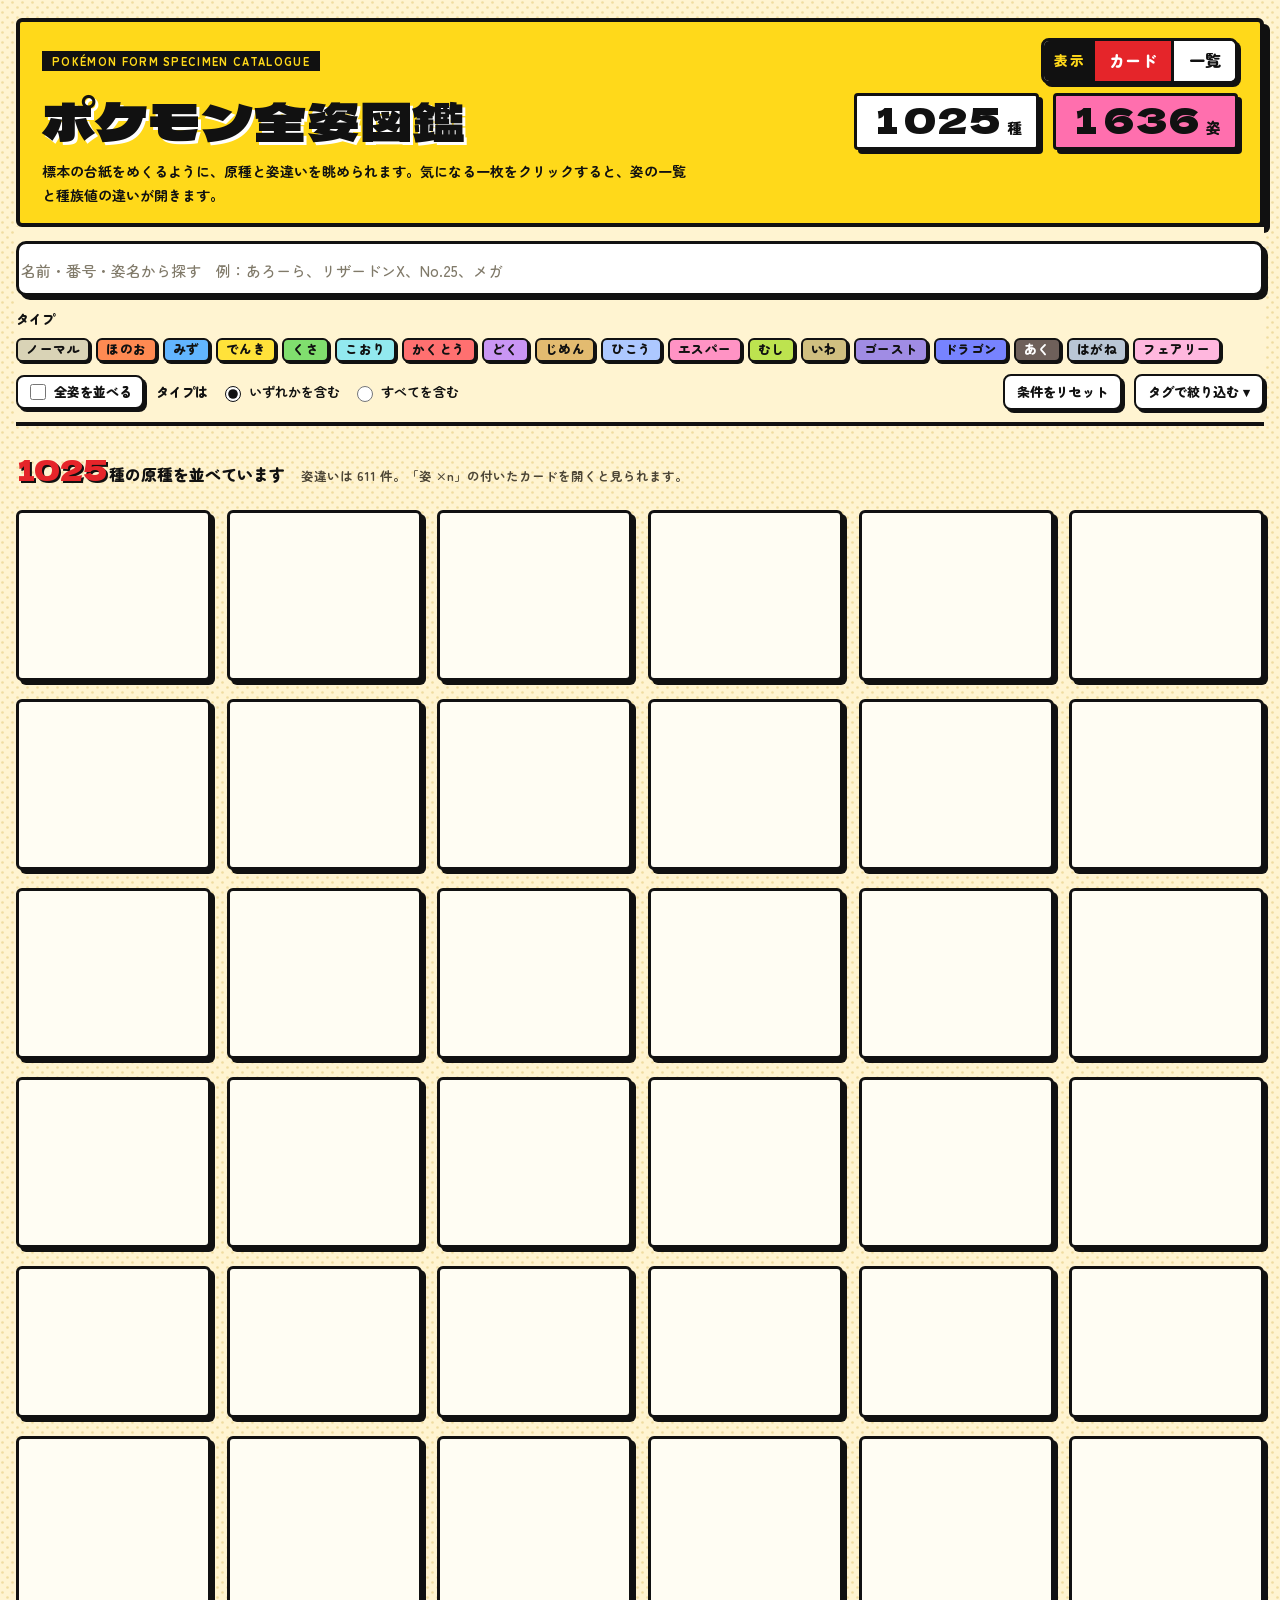
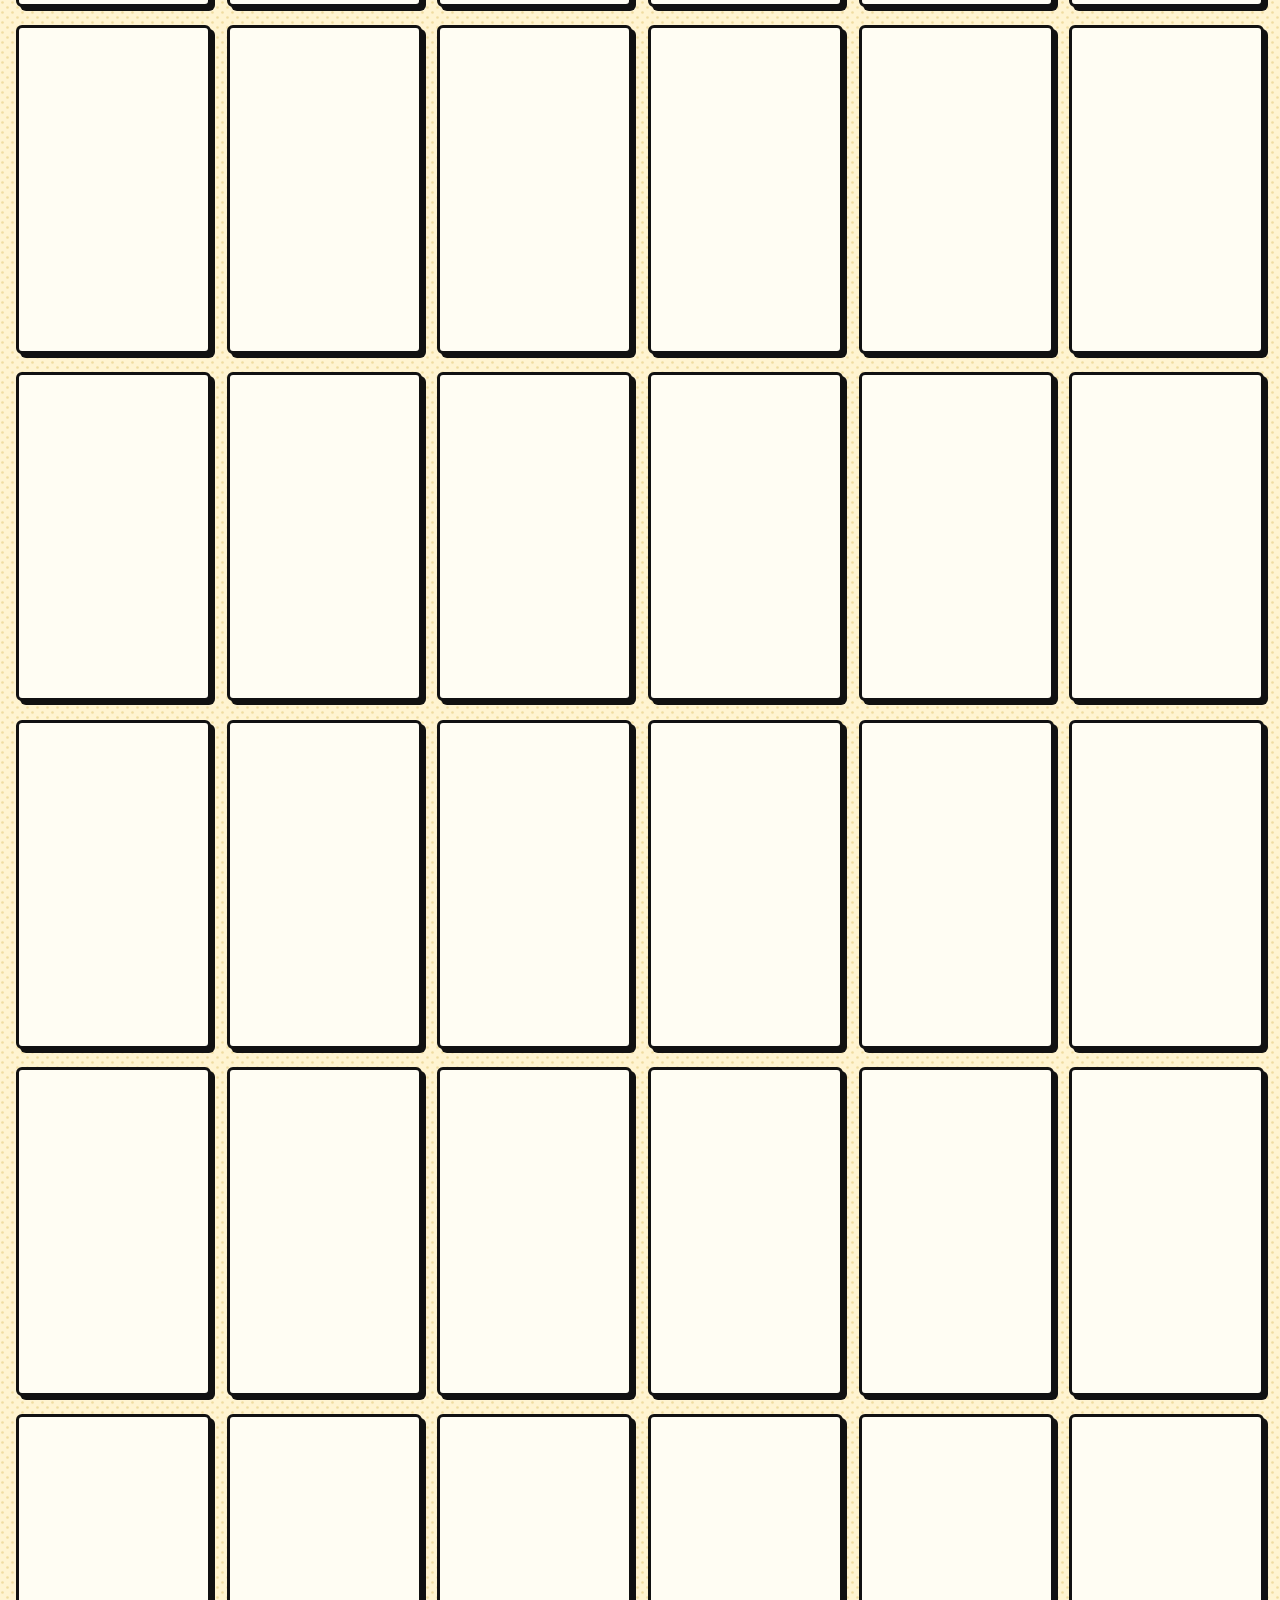
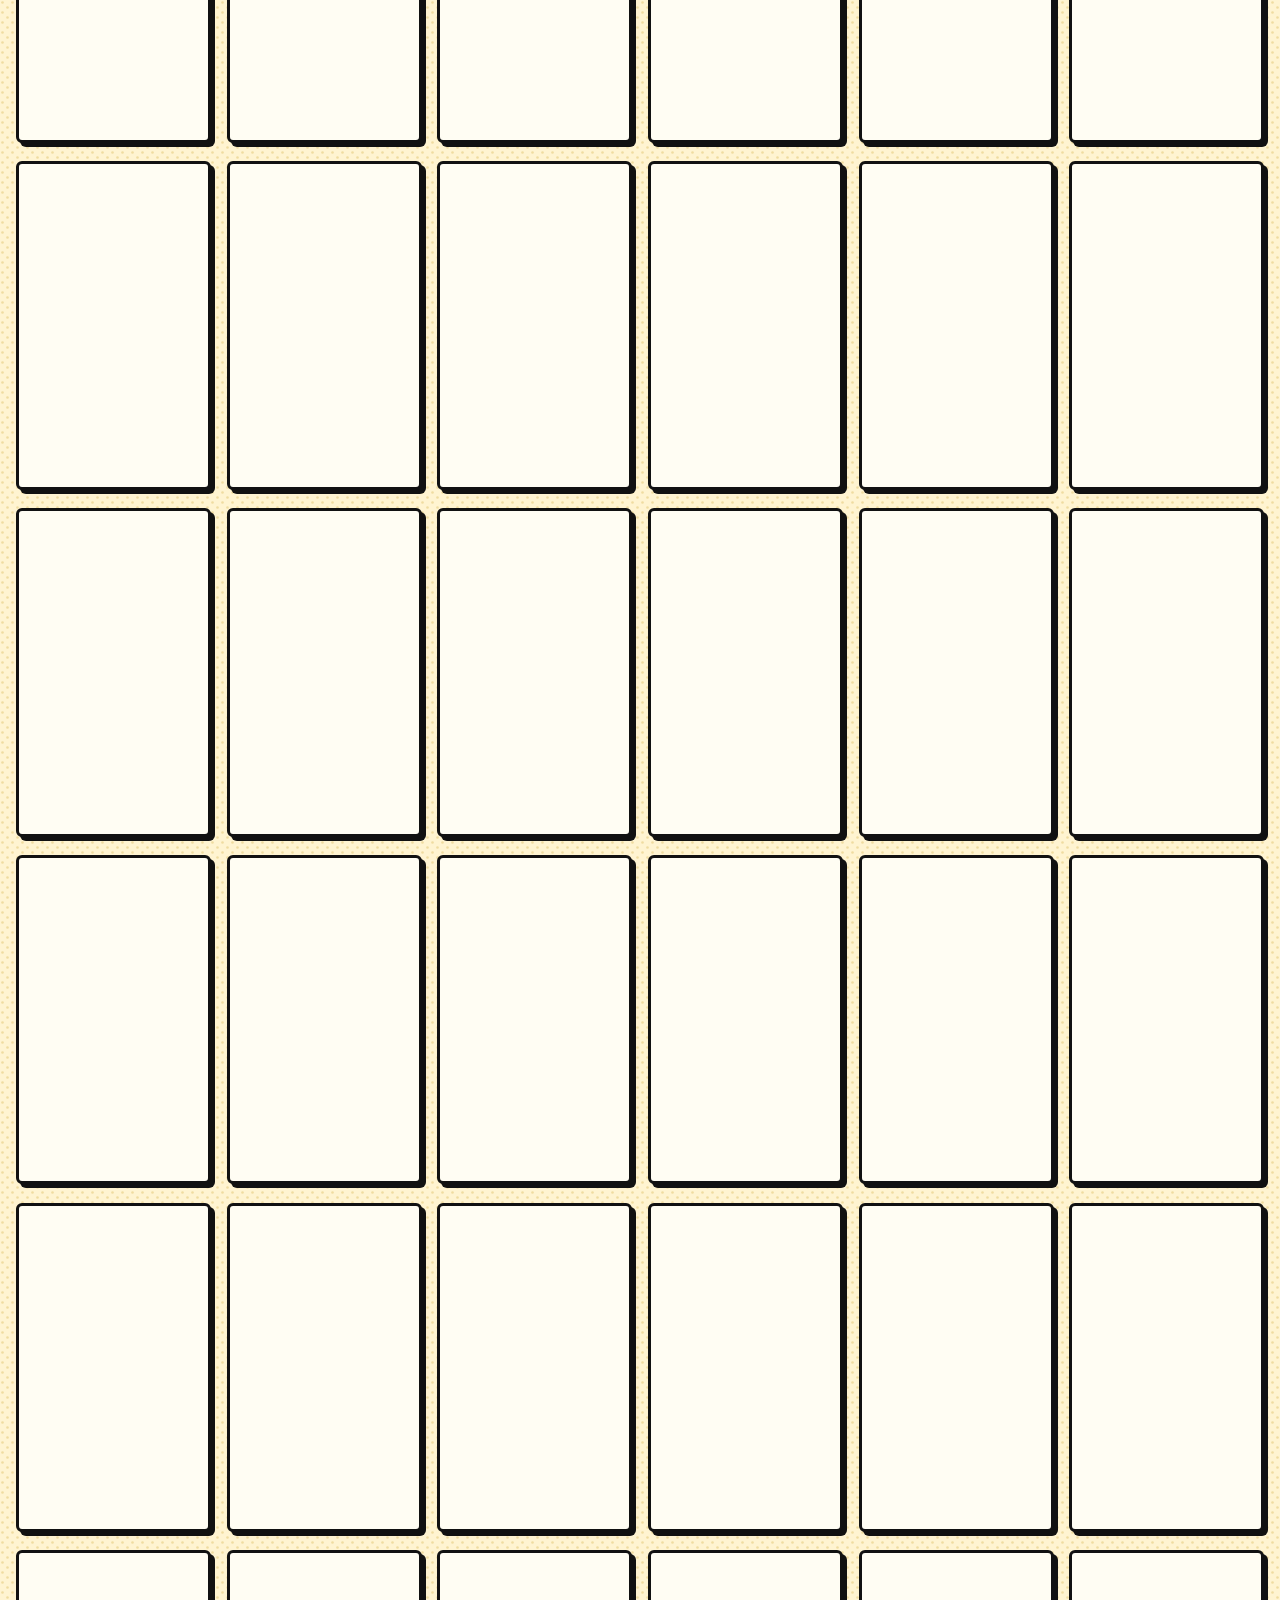
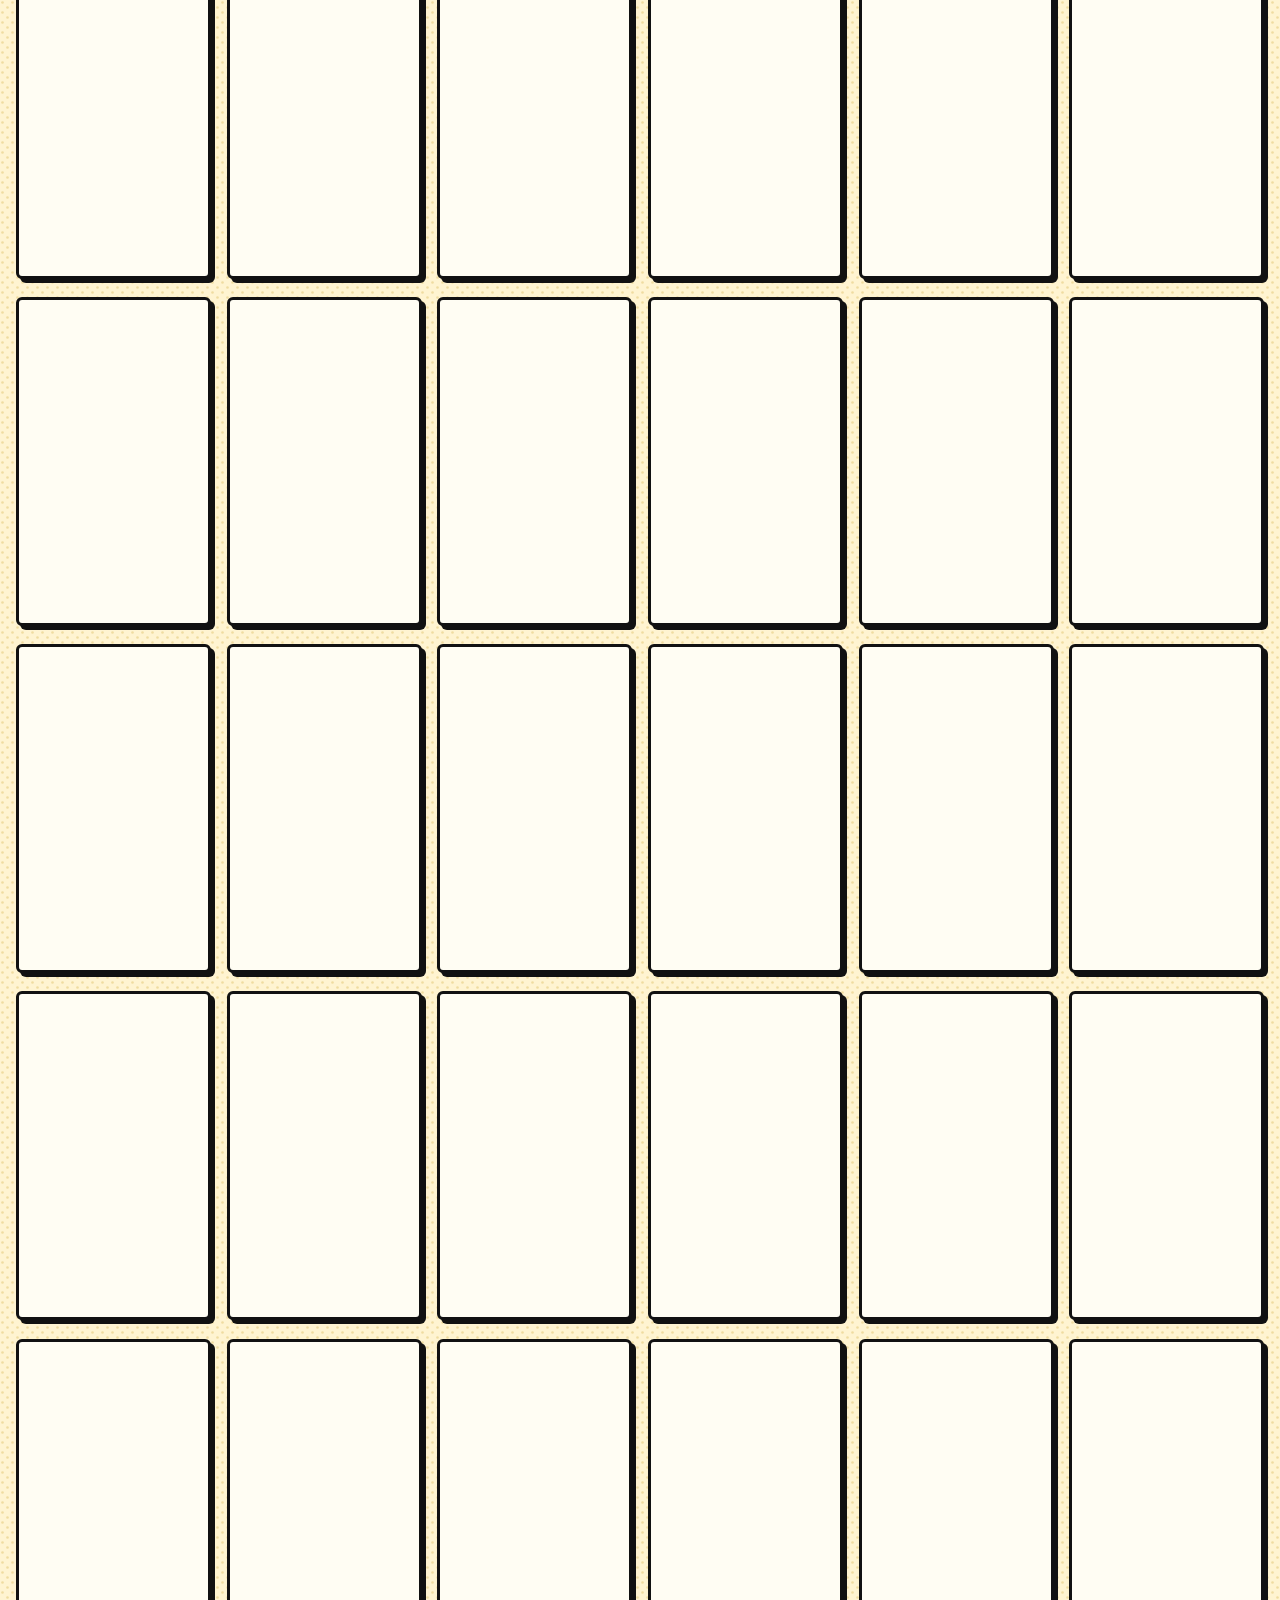
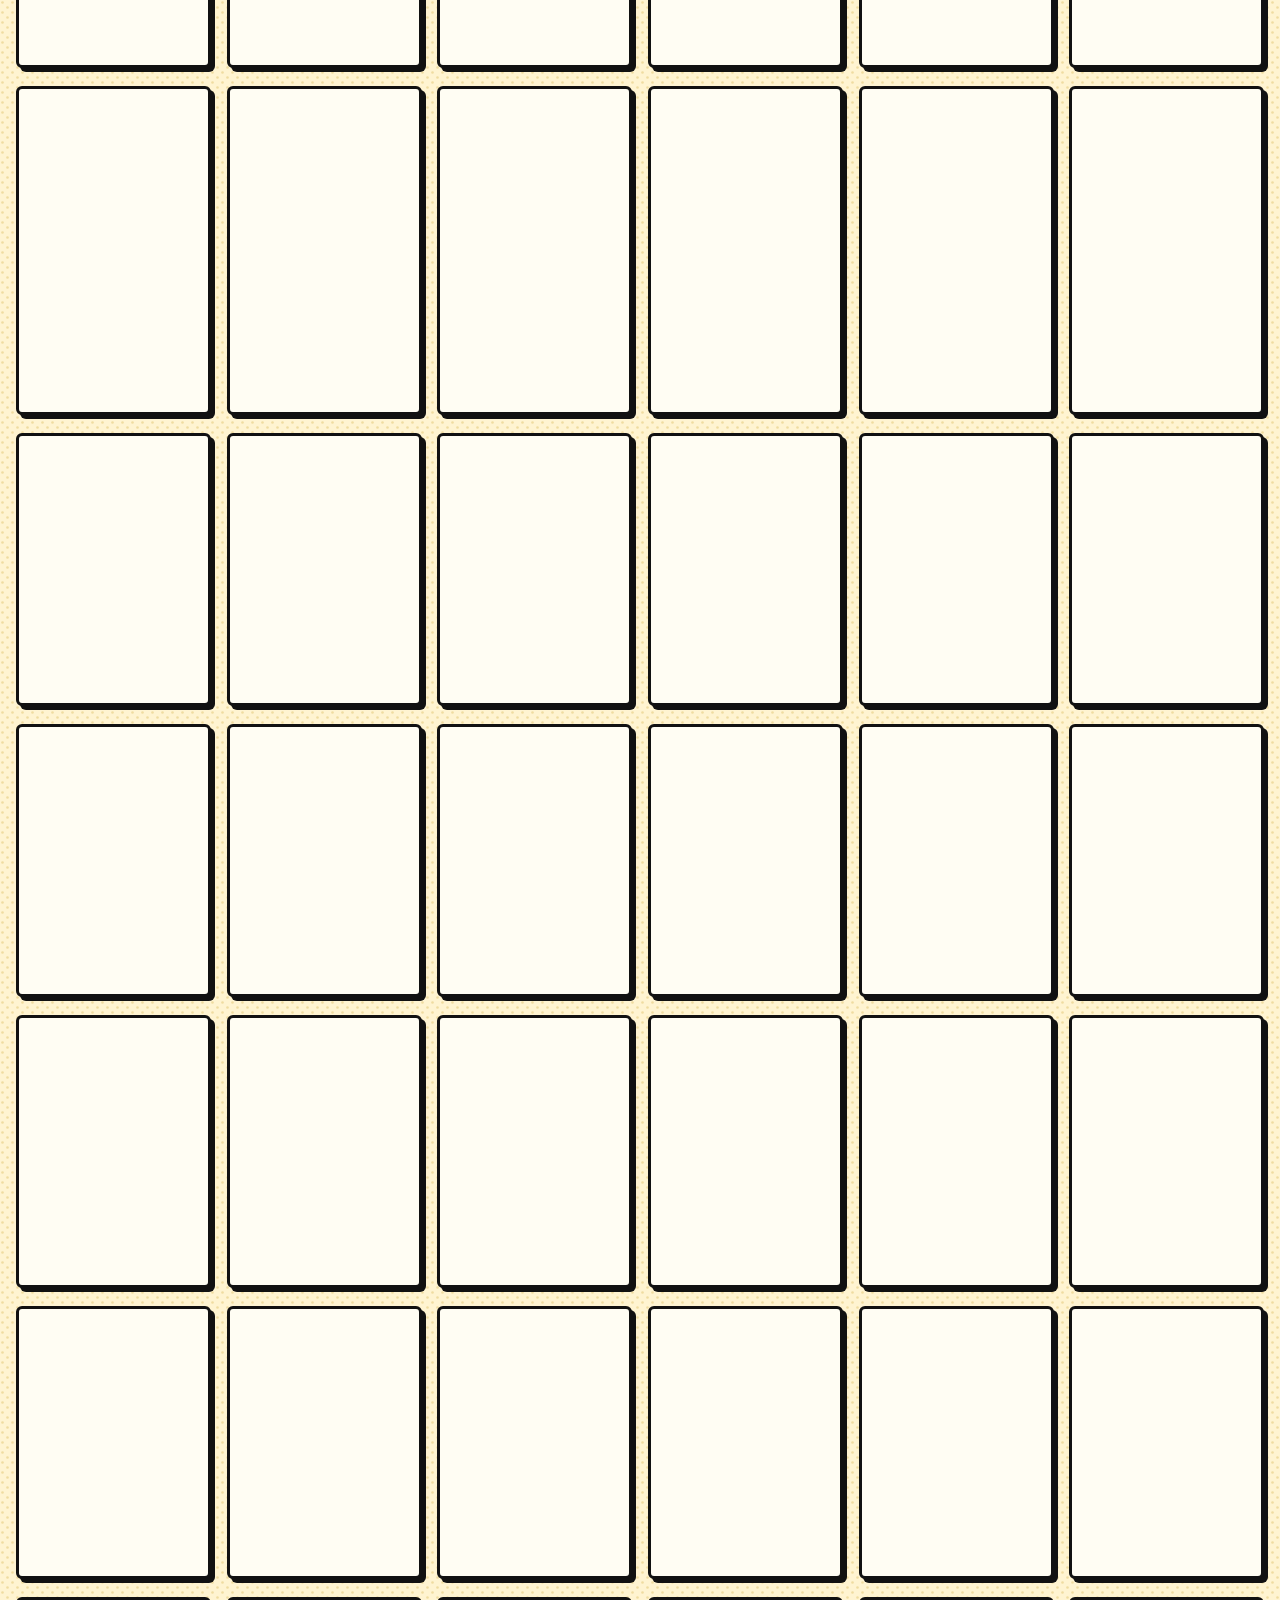
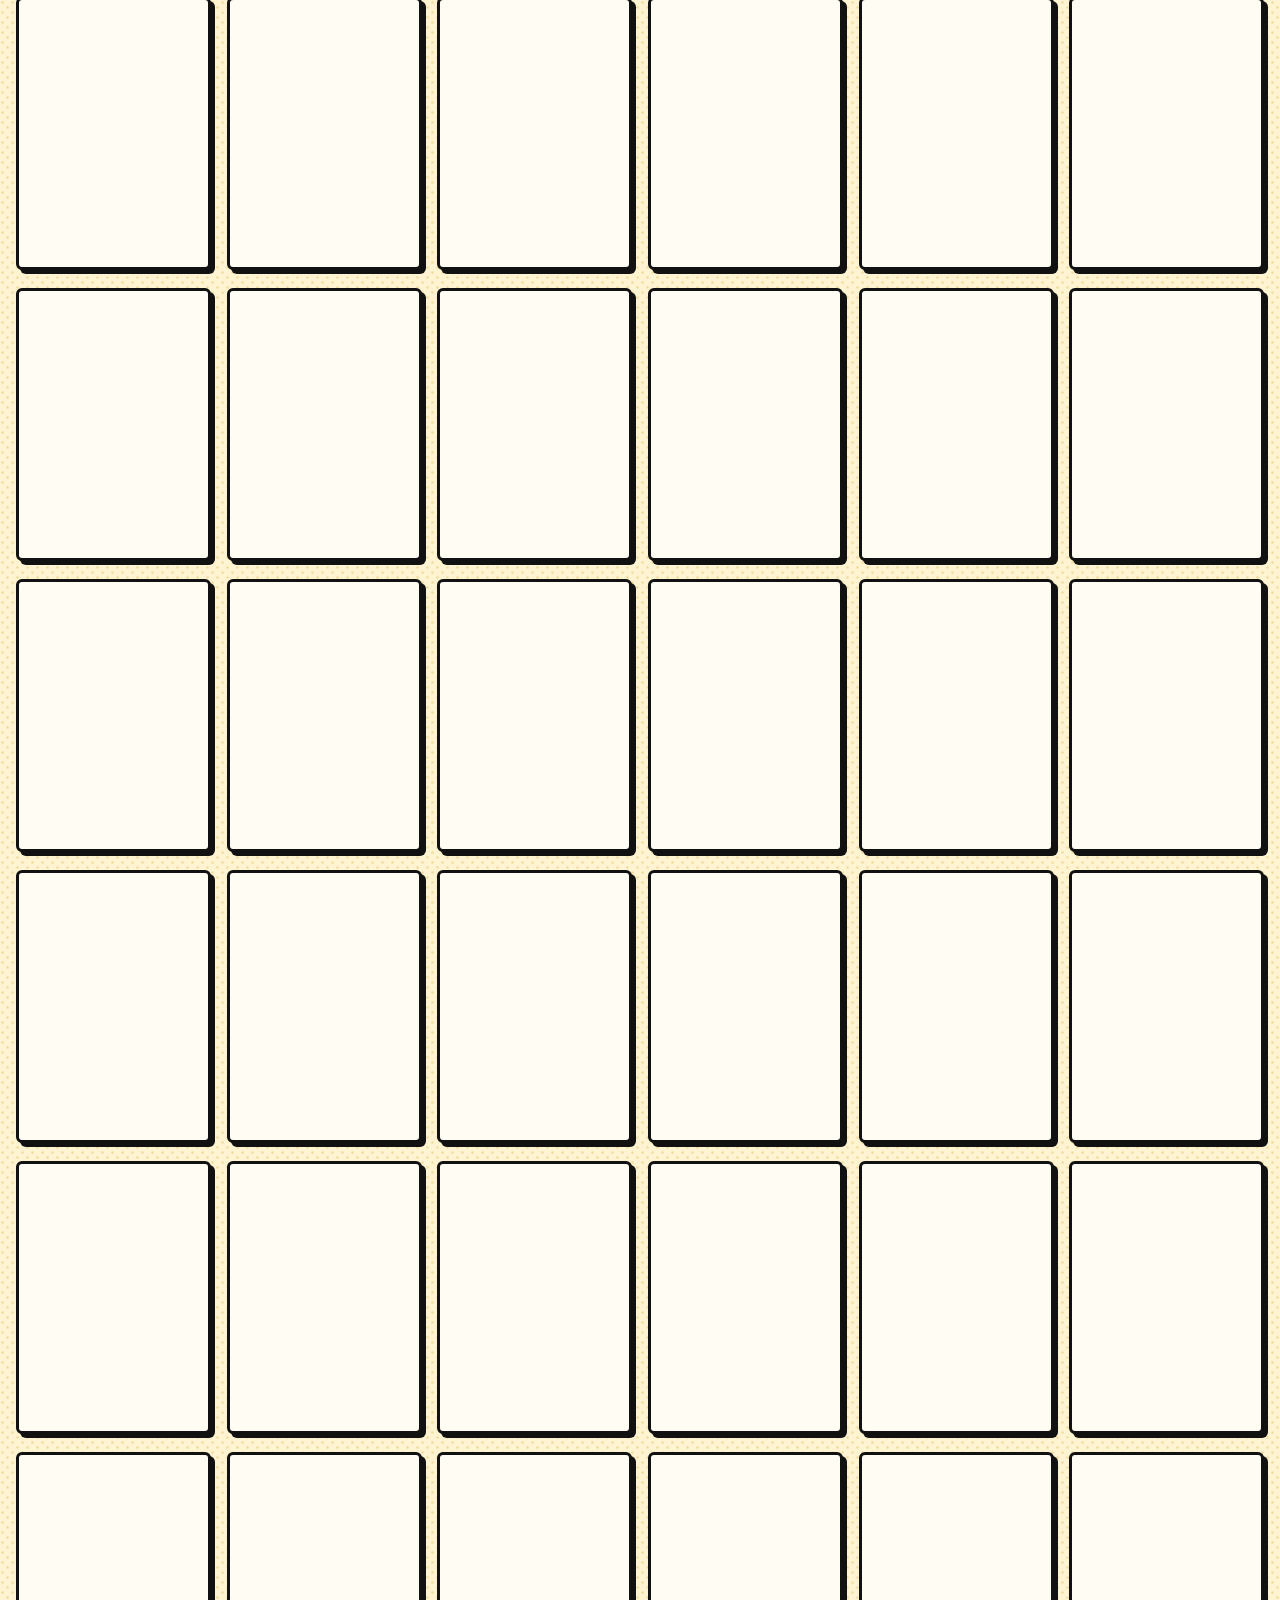
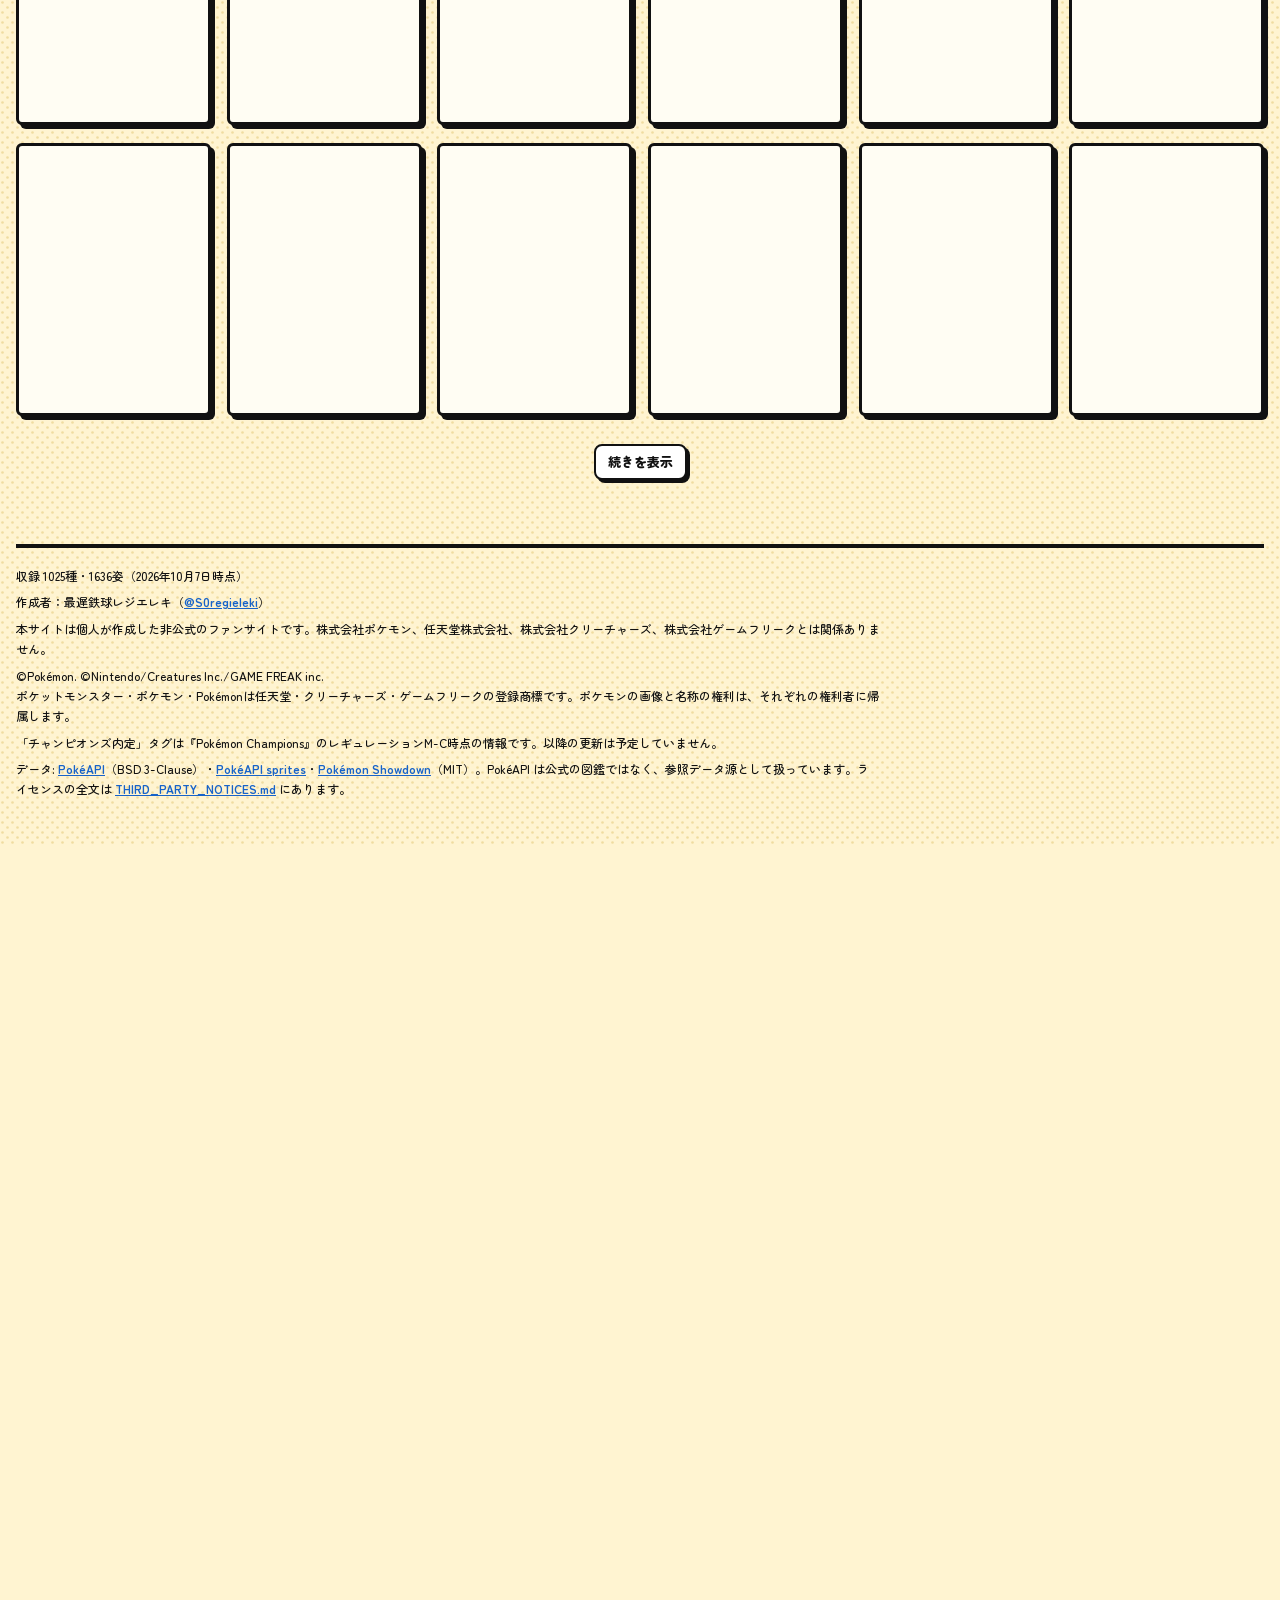
<file: index.html>
<!doctype html>
<html lang="ja">
<head>
  <meta charset="utf-8">
  <meta name="viewport" content="width=device-width, initial-scale=1">
  <title>ポケモン全姿図鑑</title>
  <meta http-equiv="refresh" content="0; url=index-v2.html">
  <script>location.replace("index-v2.html" + location.search + location.hash);</script>
</head>
<body><p><a href="index-v2.html">ポケモン全姿図鑑を開く</a></p></body>
</html>
</file>
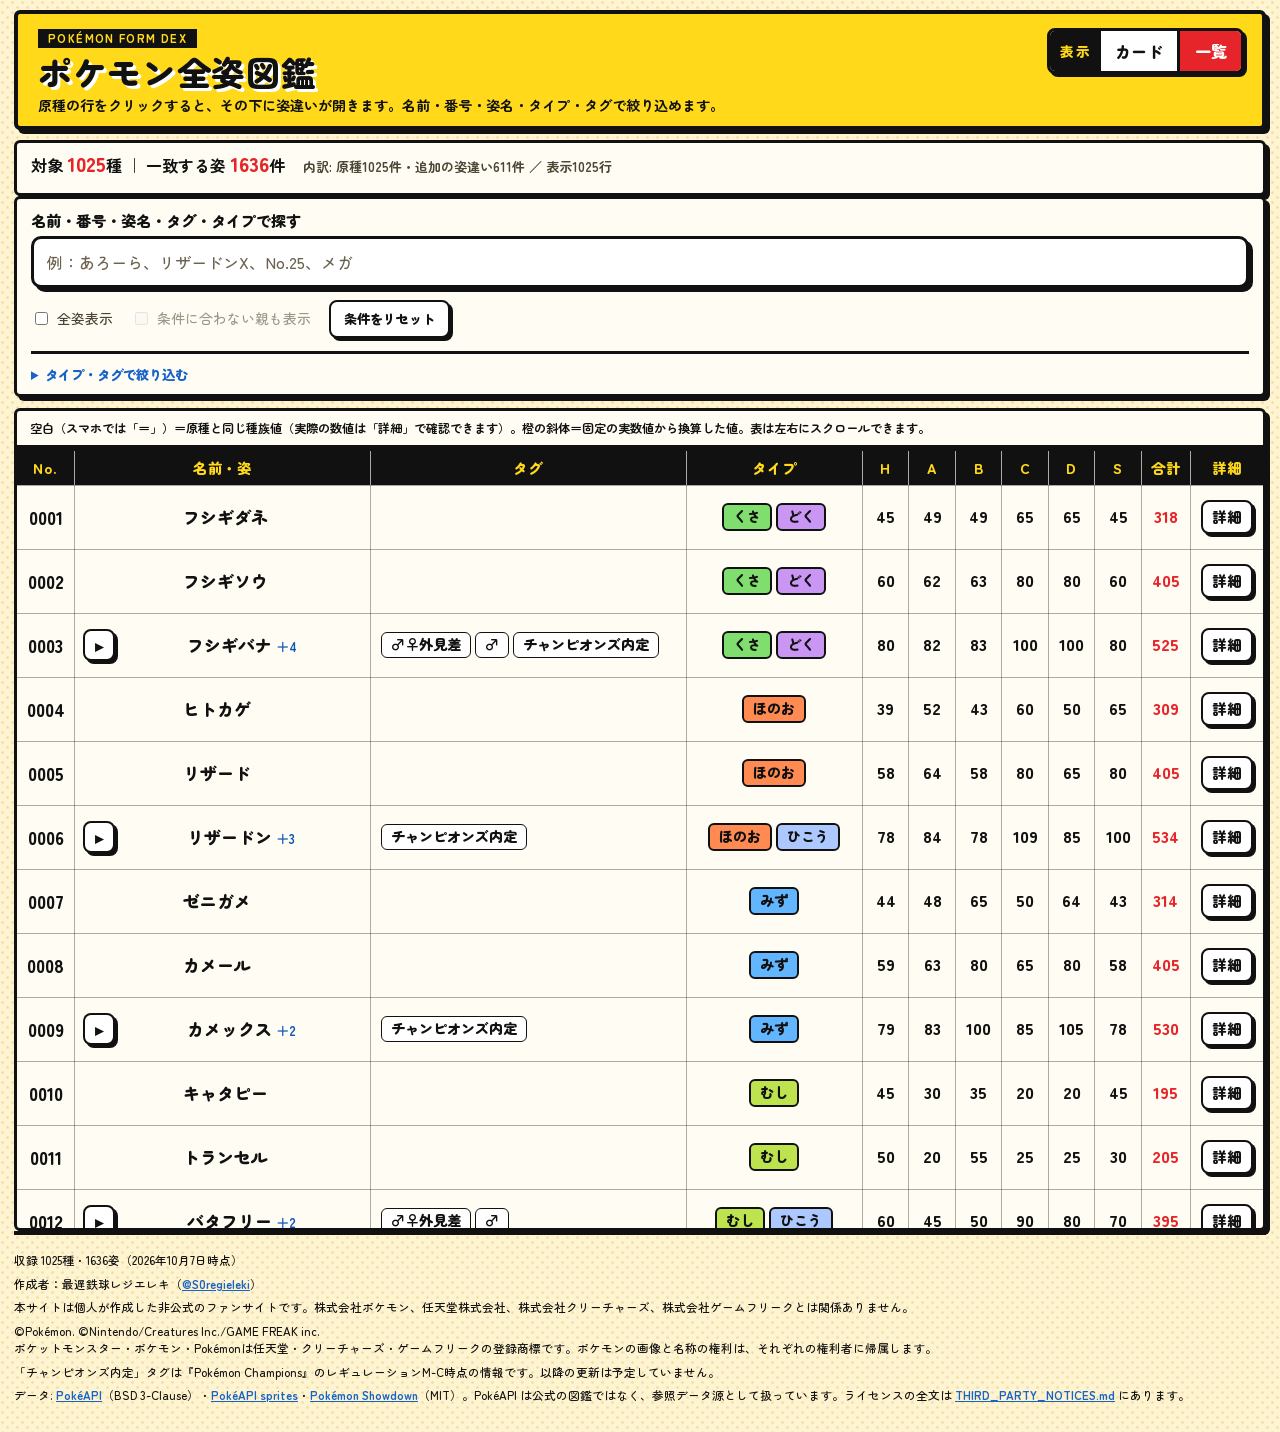
<file: index-comic.html>
<!doctype html>
<html lang="ja" data-skin="comic">
<head>
  <meta charset="utf-8">
  <meta name="viewport" content="width=device-width, initial-scale=1">
  <meta name="theme-color" content="#ffd91a">
  <meta name="description" content="全国図鑑No.1〜1025の原種と姿違いを、画像・タグ・予測変換付きの検索で探せる図鑑。">
  <title>ポケモン全姿図鑑（一覧）</title>
  <link rel="preconnect" href="https://fonts.googleapis.com">
  <link rel="preconnect" href="https://fonts.gstatic.com" crossorigin>
  <link rel="stylesheet" href="https://fonts.googleapis.com/css2?family=Dela+Gothic+One&family=Zen+Maru+Gothic:wght@400;500;700;900&display=swap">
  <link rel="stylesheet" href="styles.css?v=5">
  <link rel="stylesheet" href="comic.css?v=6">
</head>
<body>
  <header class="hero">
    <div class="eyebrow">POKÉMON FORM DEX</div>
    <nav class="view-switch" aria-label="表示の切り替え"><span class="view-switch-label">表示</span><a href="index-v2.html">カード</a><a href="index-comic.html" aria-current="page">一覧</a></nav>
    <h1>ポケモン全姿図鑑</h1>
    <p>原種の行をクリックすると、その下に姿違いが開きます。名前・番号・姿名・タイプ・タグで絞り込めます。</p>
  </header>

  <main>
    <section class="panel result-summary" aria-live="polite">
      <div id="summary-main" class="summary-main">データを読み込み中…</div>
      <div id="summary-sub" class="summary-sub"></div>
      <div id="target-list" class="target-list" aria-label="対象一覧"></div>
    </section>

    <section class="panel search-panel" aria-label="検索と絞り込み">
      <label for="search-input">名前・番号・姿名・タグ・タイプで探す</label>
      <div id="summary-compact" class="summary-compact" aria-hidden="true"></div>
      <div id="active-conditions" class="active-conditions" aria-live="polite"></div>
      <div class="search-box">
        <input id="search-input" type="text" inputmode="search" enterkeyhint="search" autocomplete="off" spellcheck="false"
               placeholder="例：あろーら、リザードンX、No.25、メガ" data-placeholder-short="例：あろーら、No.25、メガ"
               role="combobox" aria-autocomplete="list" aria-expanded="false" aria-controls="suggest-list" aria-haspopup="listbox">
        <div id="suggest-list" class="suggest-list" role="listbox" aria-label="検索候補" hidden></div>
      </div>

      <div class="quick-options">
        <label><input id="all-forms" type="checkbox"> 全姿表示</label>
        <label><input id="show-review" type="checkbox" checked> 要確認候補も表示</label>
        <label><input id="show-parents" type="checkbox"> 条件に合わない親も表示</label>
        <button id="reset-all" class="secondary-button" type="button">条件をリセット</button>
      </div>

      <details class="advanced-filters">
        <summary>タイプ・タグで絞り込む</summary>
        <div class="filter-group">
          <div class="filter-title">タイプ
            <span class="type-mode" role="radiogroup" aria-label="タイプの組み合わせ方">
              <label><input type="radio" name="type-mode" value="any" checked> いずれかを含む</label>
              <label><input type="radio" name="type-mode" value="all"> すべてを含む</label>
            </span>
          </div>
          <div id="type-chips" class="chips" role="group" aria-label="タイプで絞り込み"></div>
        </div>
        <div id="tag-filters"></div>
        <p class="filter-note">タグは押すたびに「絞り込む（黄）→ 除外する（赤）→ 解除」と切り替わります。タグ横の数字は、ほかの系統の条件を保ったまま、そのタグだけを選んだときの姿の数です。違う系統どうしは「かつ」、同じ系統の中は「または」で絞り込みます。</p>
      </details>
    </section>

    <section class="panel table-panel">
      <div id="error" class="error" hidden></div>
      <p class="table-legend">空白（スマホでは「＝」）＝原種と同じ種族値（実際の数値は「詳細」で確認できます）。橙の斜体＝固定の実数値から換算した値。<span class="legend-wide">表は左右にスクロールできます。</span></p>
      <div id="table-wrap" class="table-wrap" tabindex="0" role="region" aria-label="図鑑の一覧">
        <table>
          <thead>
            <tr>
              <th class="col-no">No.</th>
              <th class="col-name">名前・姿</th>
              <th class="col-tags">タグ</th>
              <th class="col-types">タイプ</th>
              <th>H</th><th>A</th><th>B</th><th>C</th><th>D</th><th>S</th><th>合計</th>
              <th class="col-detail">詳細</th>
            </tr>
          </thead>
          <tbody id="dex-rows"></tbody>
        </table>
      </div>
      <div id="empty" class="empty" hidden>
        条件に一致する姿は0件です。
        <button id="empty-reset" class="secondary-button" type="button">条件をリセット</button>
      </div>
    </section>
  </main>

  <aside id="detail-panel" class="detail-panel" role="dialog" aria-modal="false" aria-labelledby="detail-title" hidden>
    <button id="detail-close" class="secondary-button detail-close" type="button">閉じる（Esc）</button>
    <div id="detail-body"></div>
  </aside>

  <footer>
    <div id="footer-meta">データを読み込み中…</div>
    <div class="footer-rights">
      <p class="footer-credit">作成者：最遅鉄球レジエレキ（<a href="https://x.com/S0regieleki" target="_blank" rel="noopener">@S0regieleki</a>）</p>
      <p>本サイトは個人が作成した非公式のファンサイトです。株式会社ポケモン、任天堂株式会社、株式会社クリーチャーズ、株式会社ゲームフリークとは関係ありません。</p>
      <p>©Pokémon. ©Nintendo/Creatures Inc./GAME FREAK inc.<br>ポケットモンスター・ポケモン・Pokémonは任天堂・クリーチャーズ・ゲームフリークの登録商標です。ポケモンの画像と名称の権利は、それぞれの権利者に帰属します。</p>
      <p>「チャンピオンズ内定」タグは『Pokémon Champions』のレギュレーションM-C時点の情報です。以降の更新は予定していません。</p>
      <p>データ: <a href="https://pokeapi.co/">PokéAPI</a>（BSD 3-Clause）・<a href="https://github.com/PokeAPI/sprites">PokéAPI sprites</a>・<a href="https://github.com/smogon/pokemon-showdown">Pokémon Showdown</a>（MIT）。PokéAPI は公式の図鑑ではなく、参照データ源として扱っています。ライセンスの全文は <a href="THIRD_PARTY_NOTICES.md">THIRD_PARTY_NOTICES.md</a> にあります。</p>
    </div>
  </footer>

  <script src="data/generated/dex-data.js?v=9"></script>
  <script src="data/generated/search-index.js?v=9"></script>
  <script src="lib/dexcore.js?v=2"></script>
  <script src="app.js?v=11"></script>
  <script src="view-switch.js?v=1"></script>
</body>
</html>
</file>
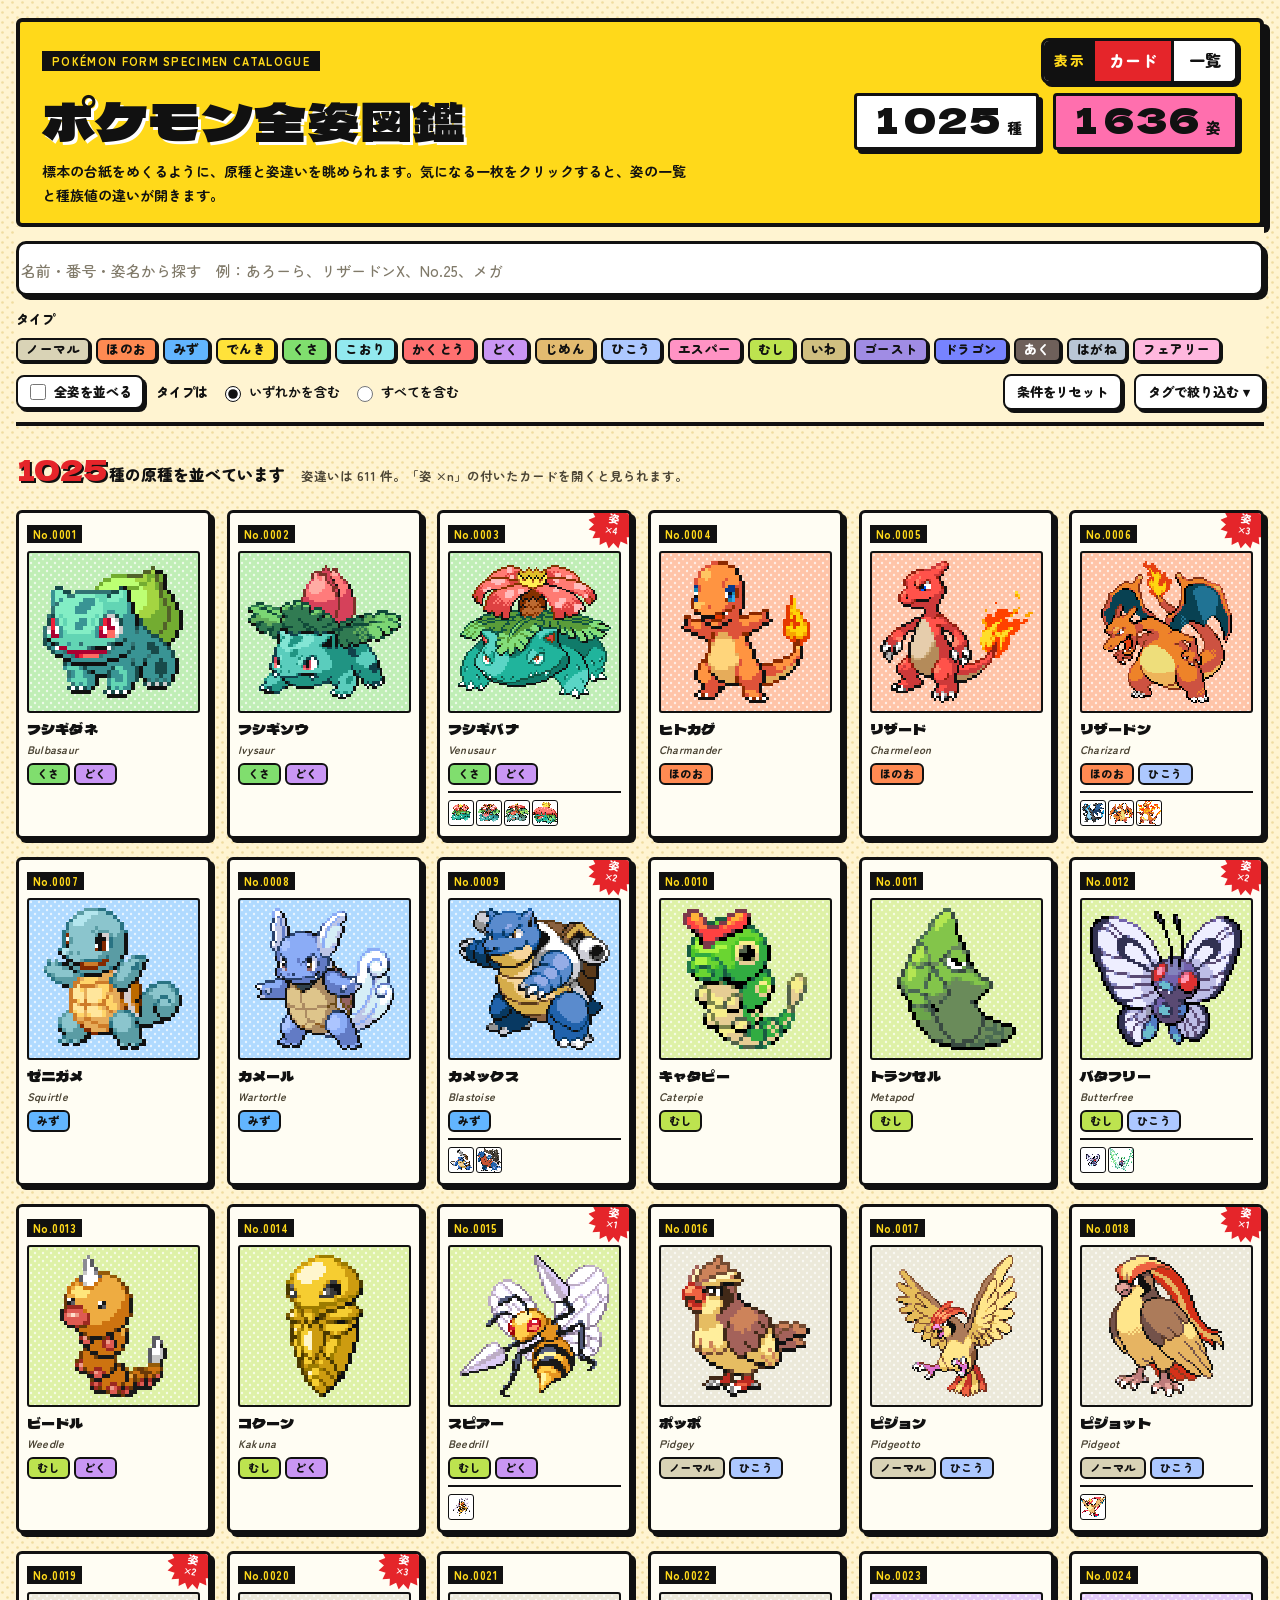
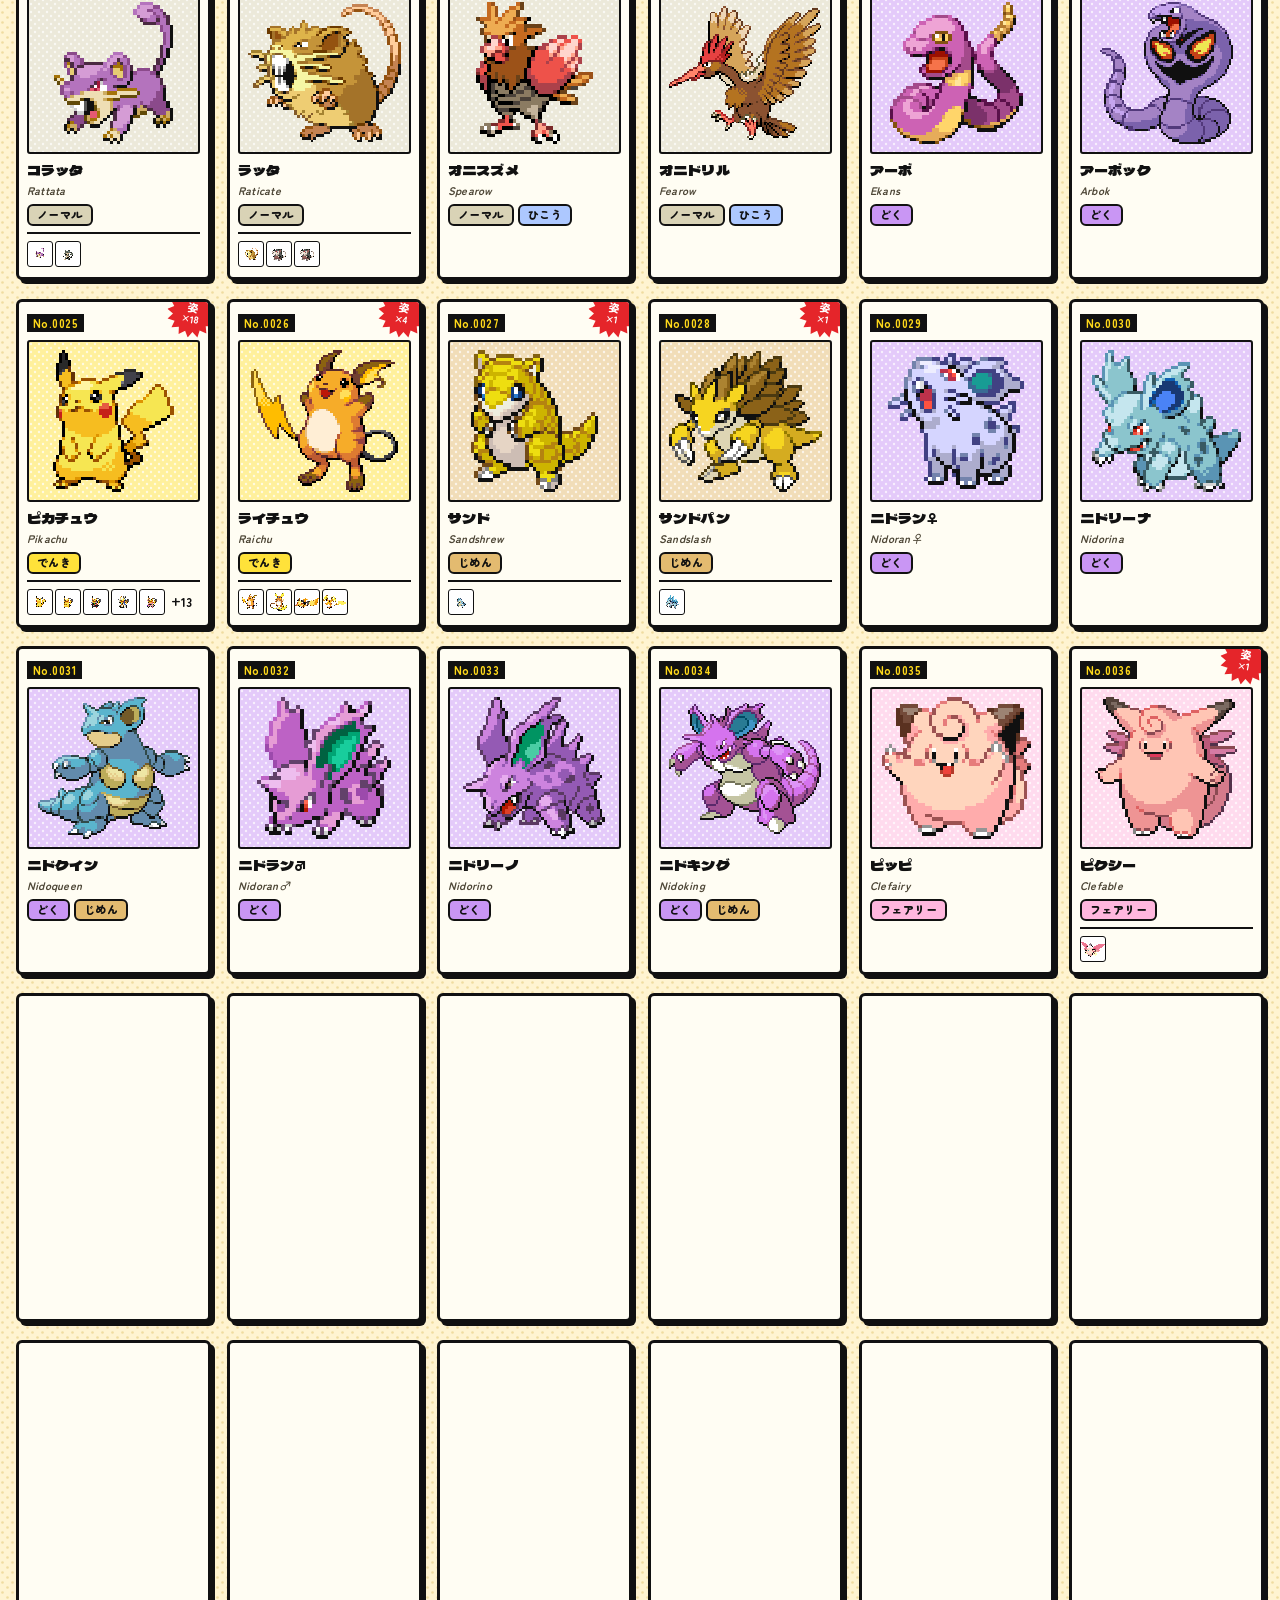
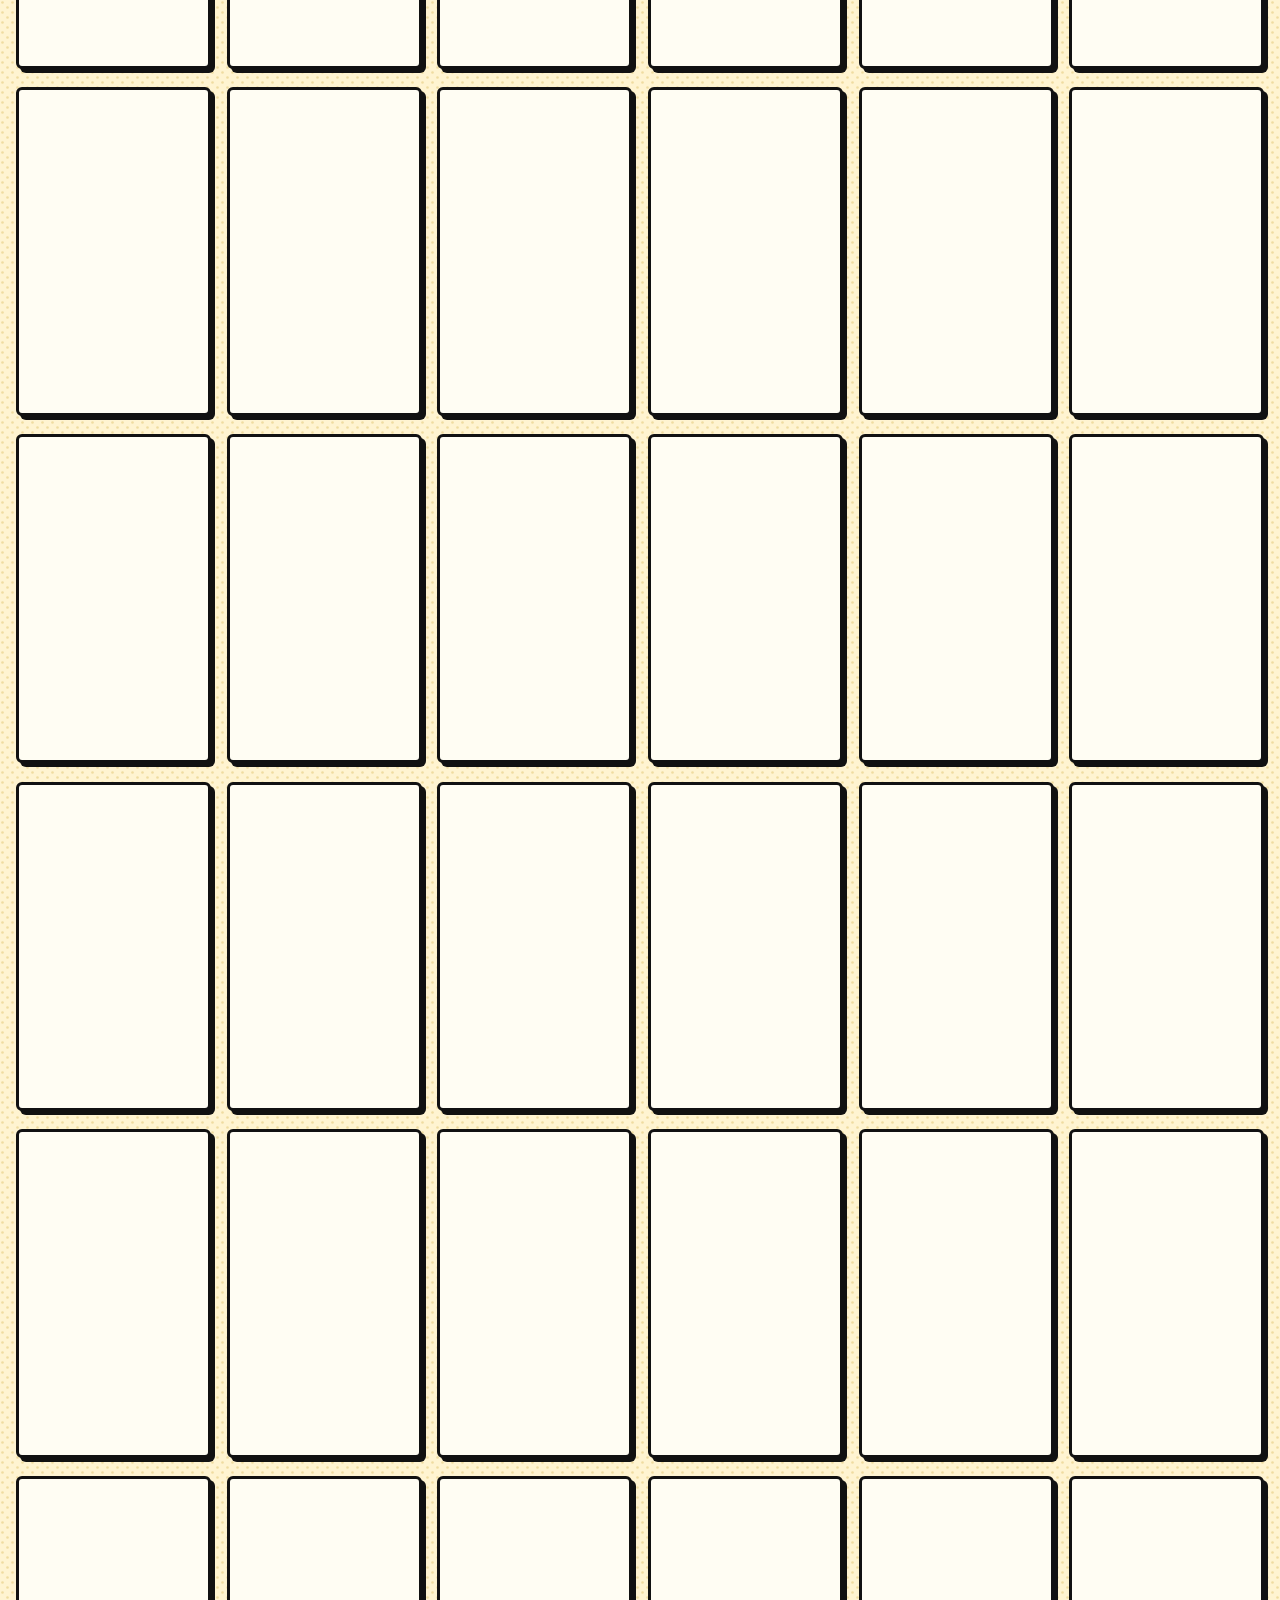
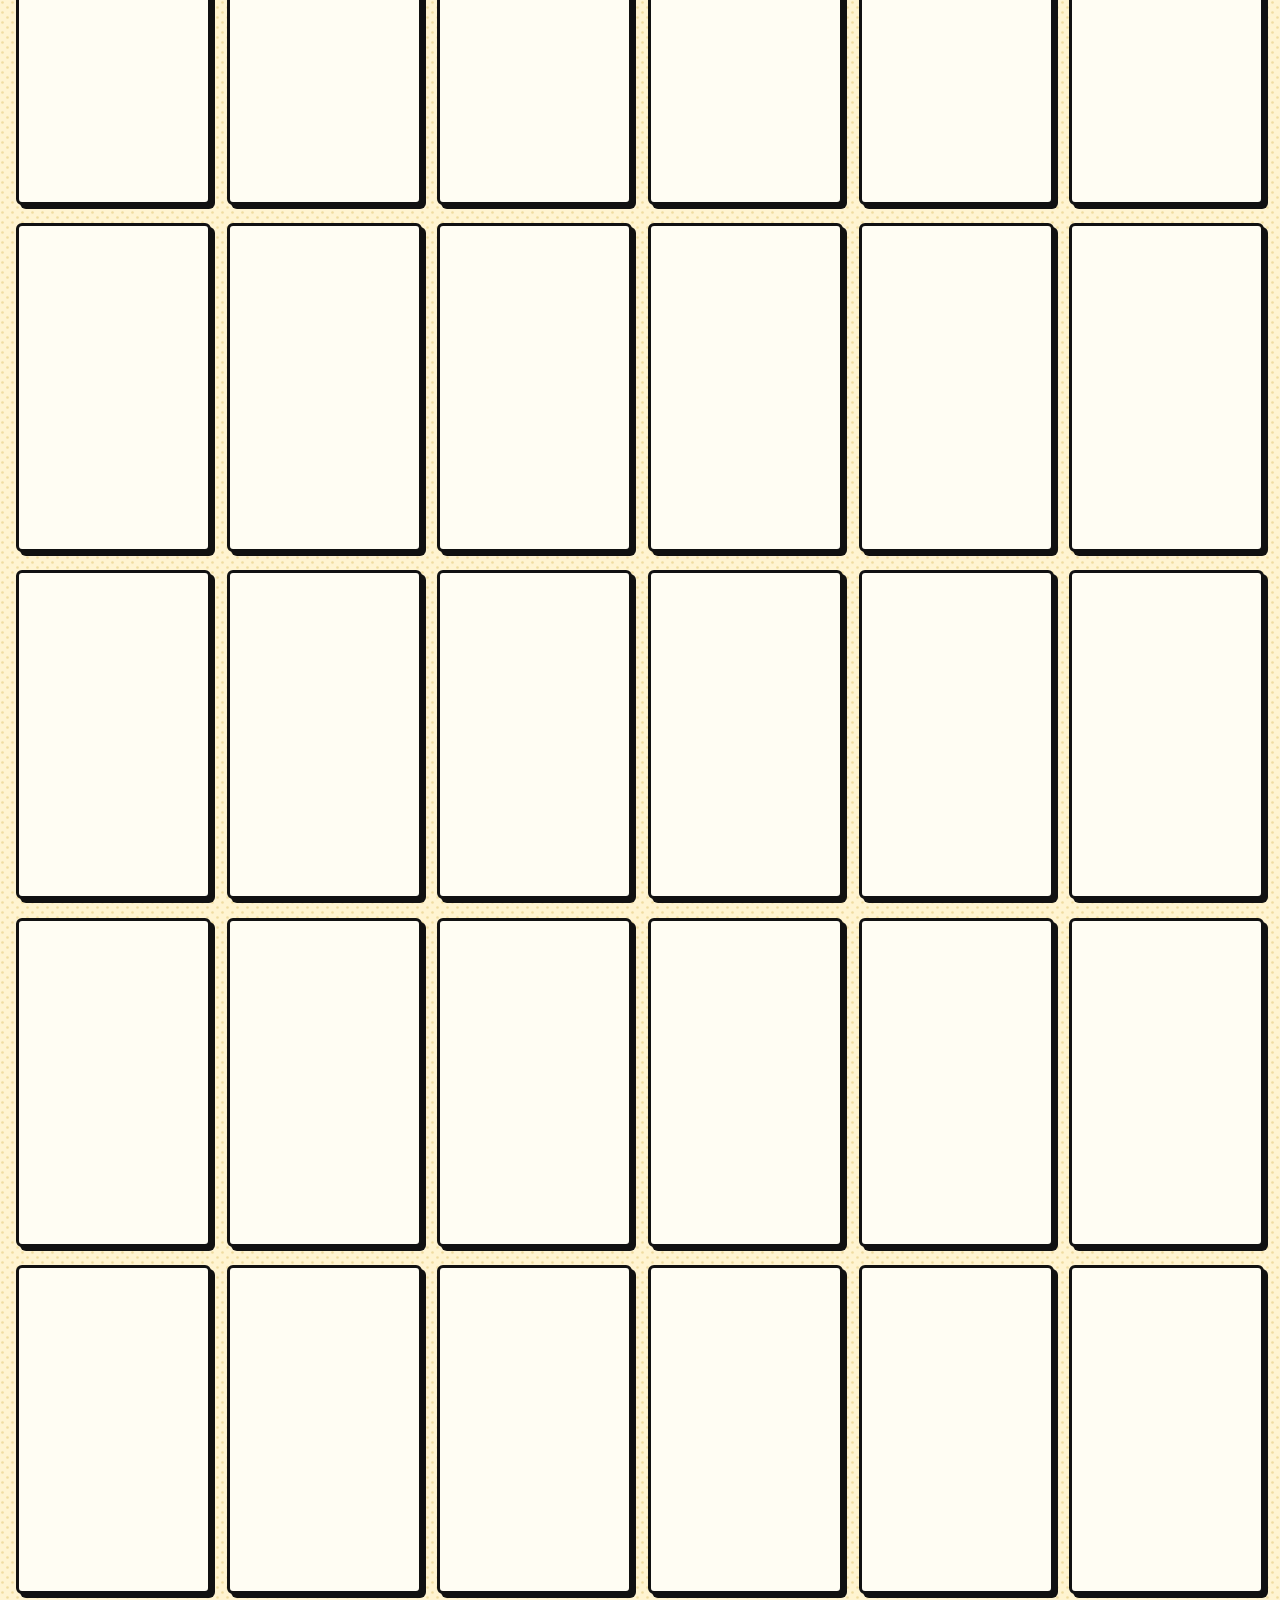
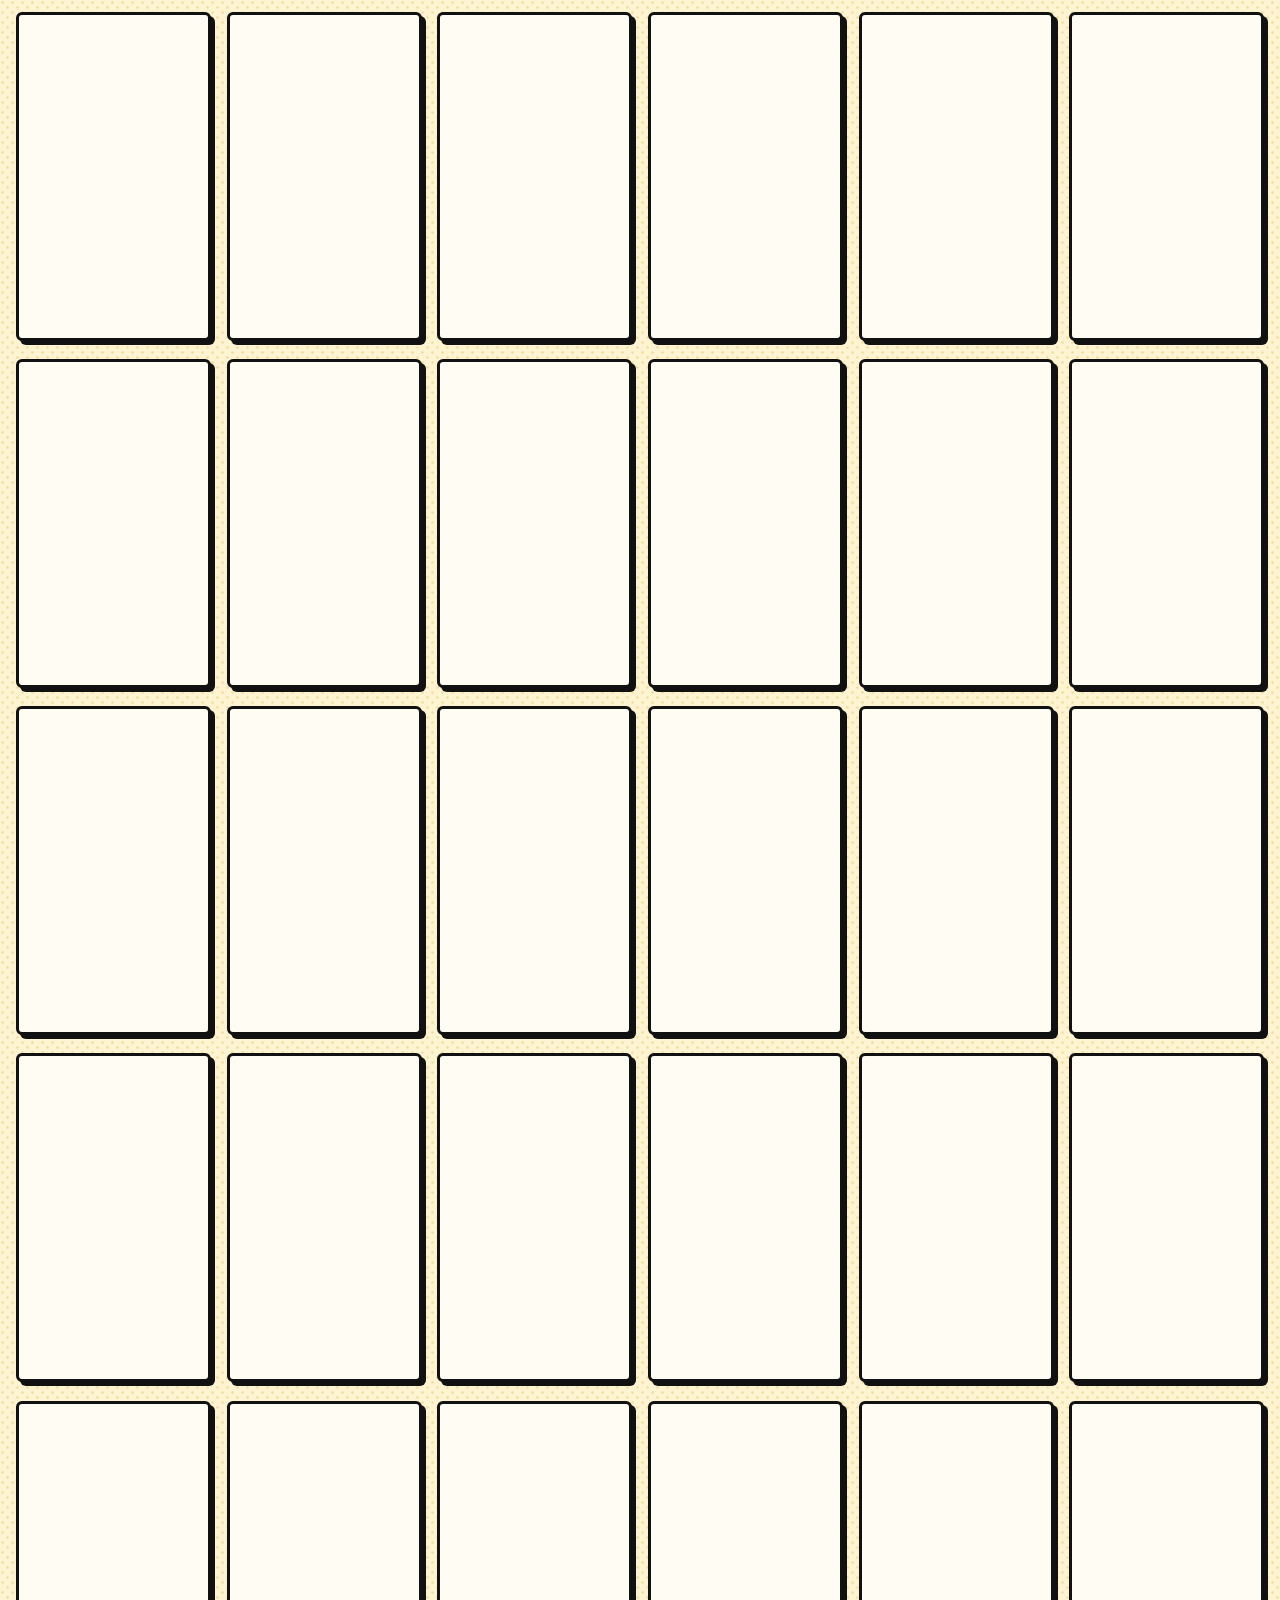
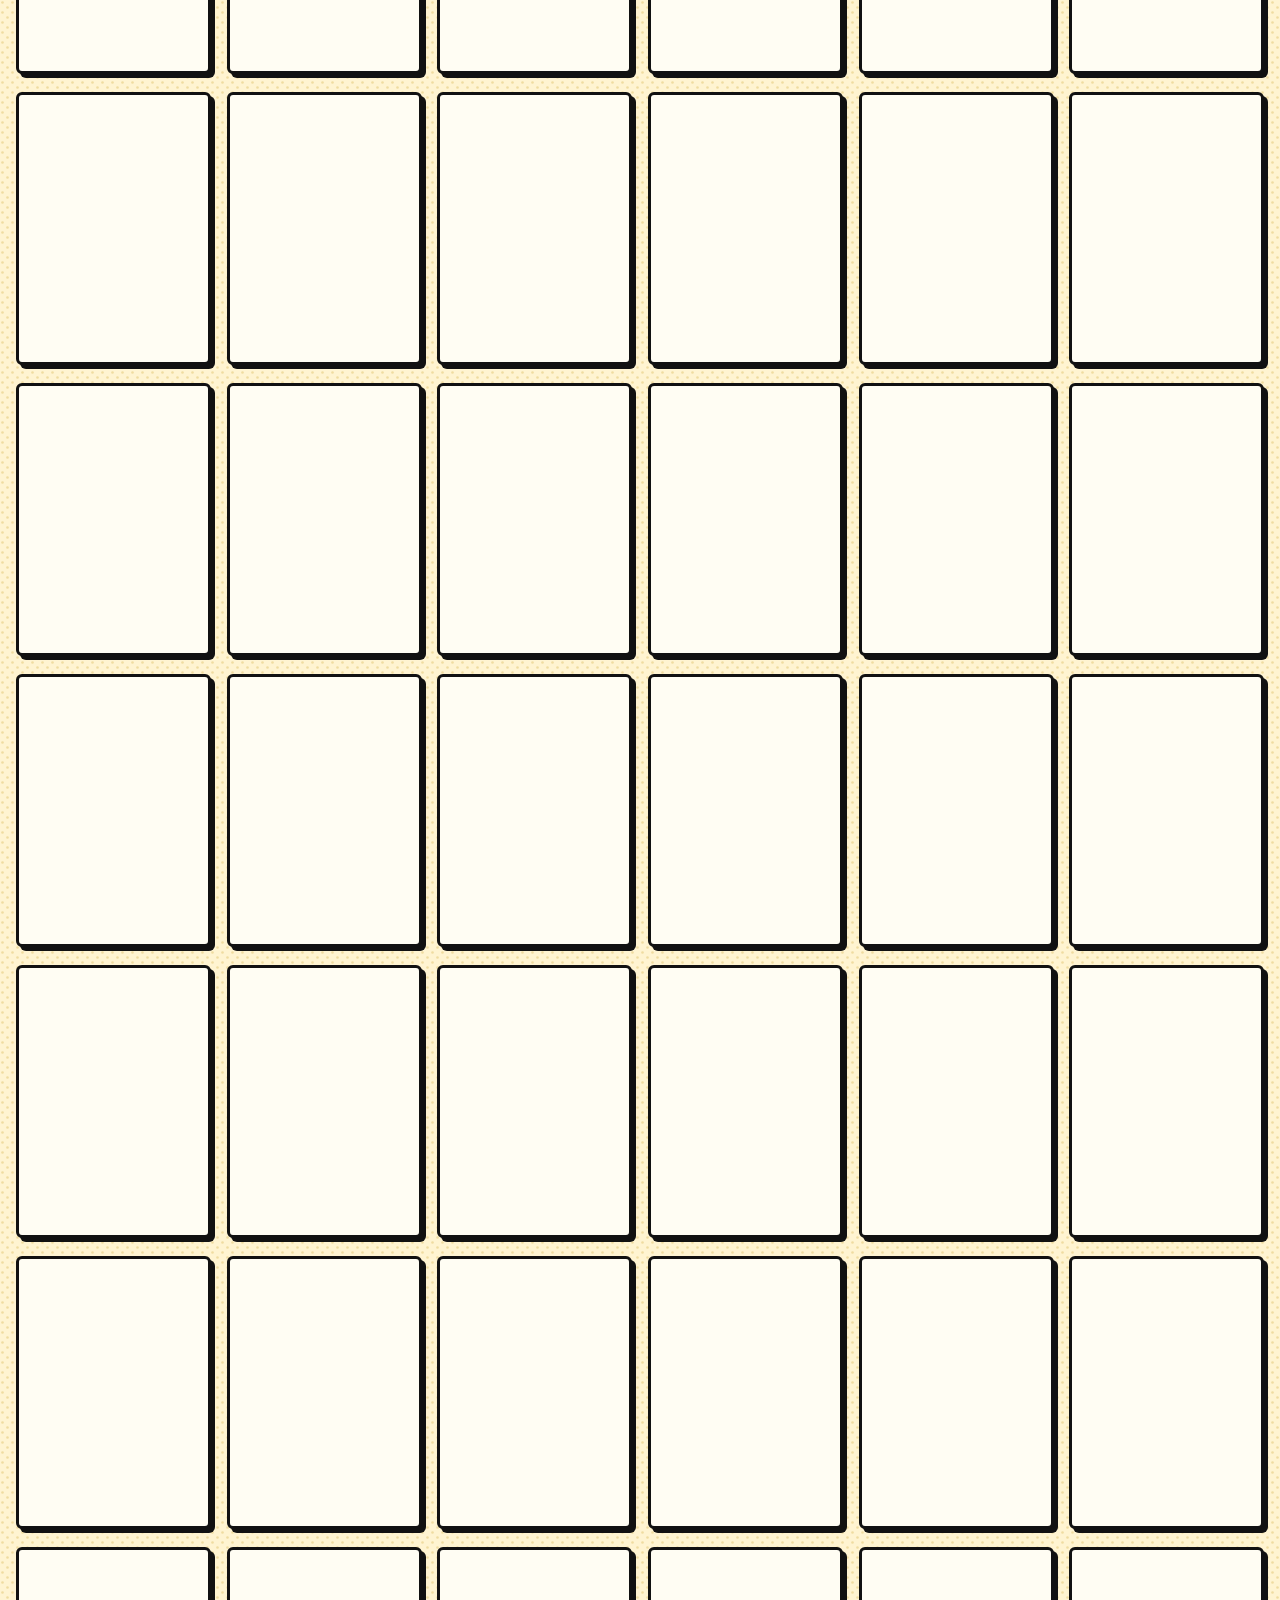
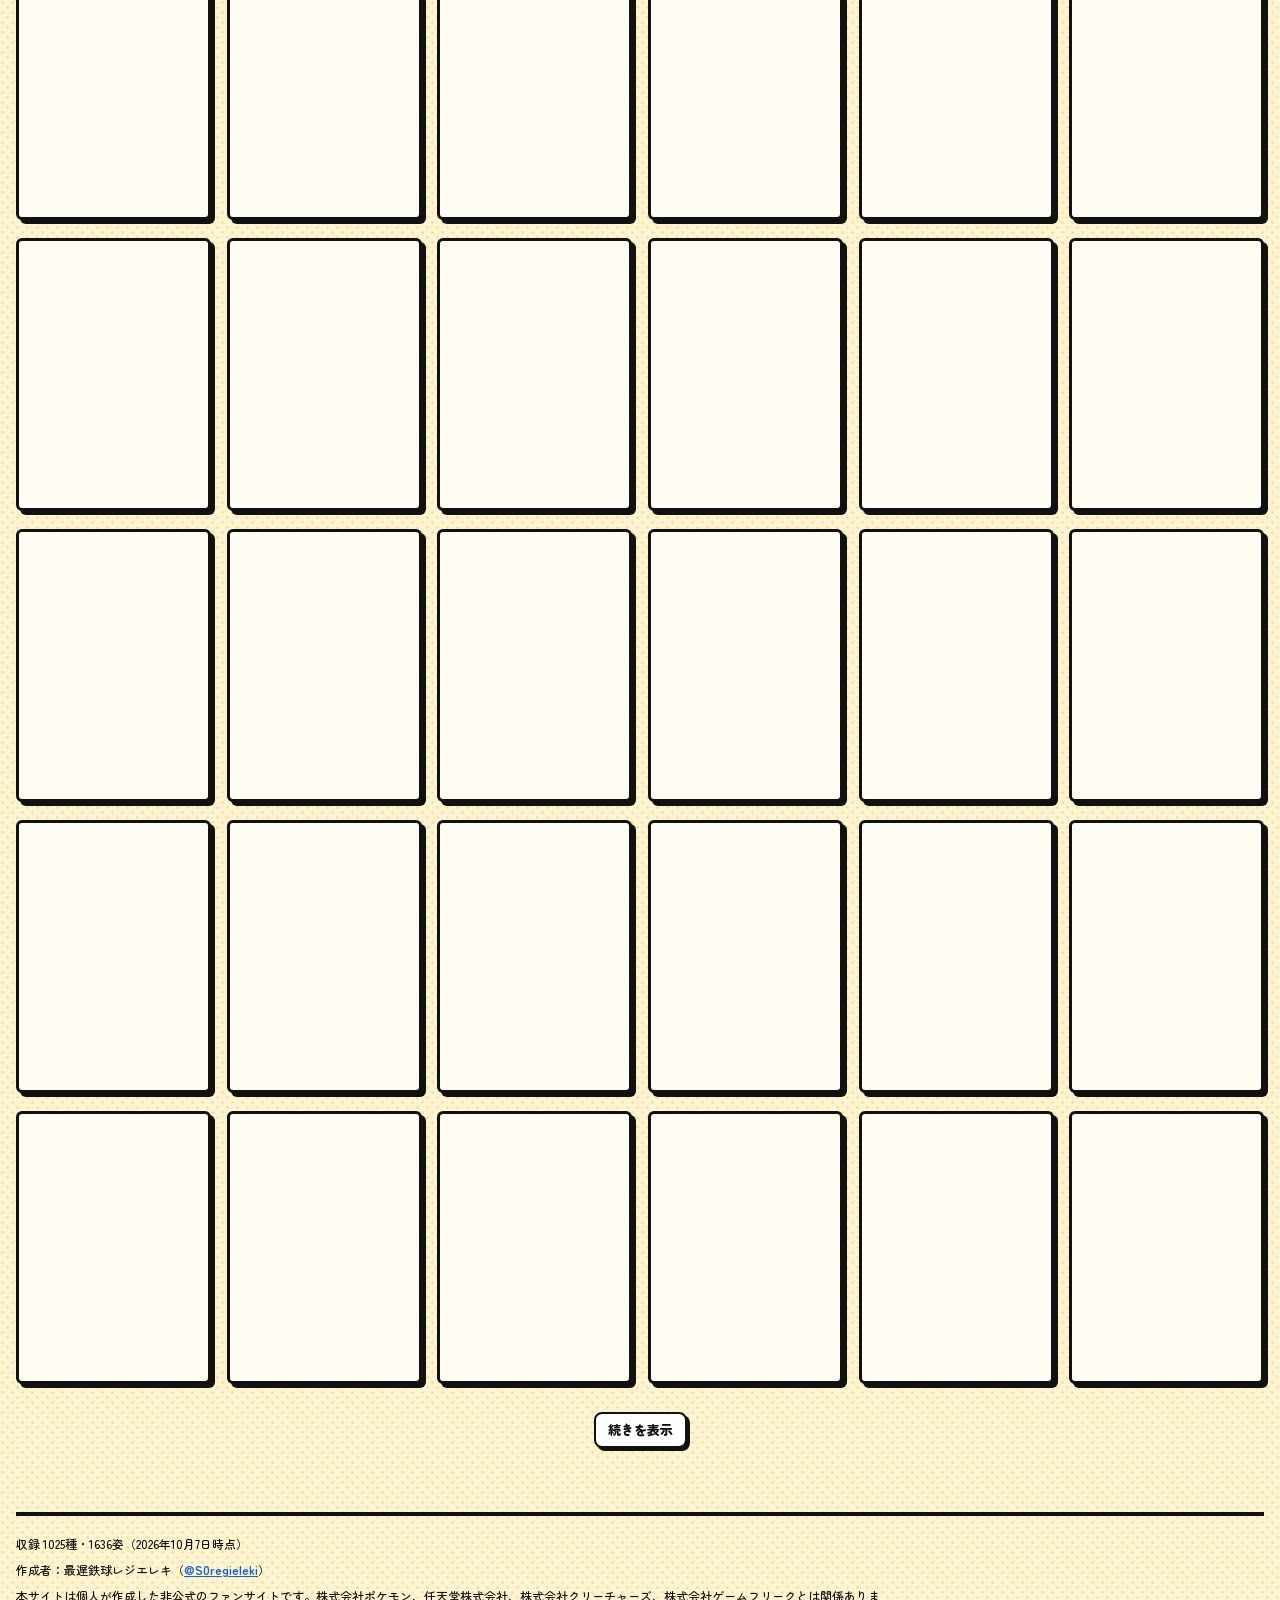
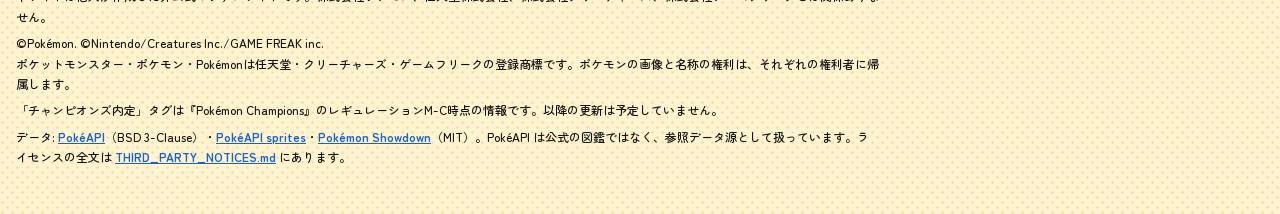
<file: index-v2.html>
<!doctype html>
<html lang="ja" data-skin="comic">
<head>
  <meta charset="utf-8">
  <meta name="viewport" content="width=device-width, initial-scale=1">
  <meta name="theme-color" content="#f3eee1">
  <meta name="description" content="全国図鑑No.1〜1025の原種と姿違いを、標本のように眺めて探せる図鑑。">
  <title>ポケモン全姿図鑑</title>
  <link rel="preconnect" href="https://fonts.googleapis.com">
  <link rel="preconnect" href="https://fonts.gstatic.com" crossorigin>
  <link rel="stylesheet" href="https://fonts.googleapis.com/css2?family=DotGothic16&family=Shippori+Mincho+B1:wght@500;700;800&family=Zen+Kaku+Gothic+New:wght@400;500;700&family=Dela+Gothic+One&family=Zen+Maru+Gothic:wght@400;500;700;900&display=swap">
  <link rel="stylesheet" href="v2.css?v=3">
  <link rel="stylesheet" href="comic.css?v=6">
</head>
<body>
  <div class="page">
    <header class="masthead">
      <div class="masthead-top">
        <span class="kicker">Pokémon Form Specimen Catalogue</span>
        <nav class="view-switch" aria-label="表示の切り替え"><span class="view-switch-label">表示</span><a href="index-v2.html" aria-current="page">カード</a><a href="index-comic.html">一覧</a></nav>
        <button id="theme-toggle" class="ghost-button" type="button" aria-label="表示の明るさを切り替える">夜にする</button>
      </div>
      <div class="masthead-main">
        <h1>ポケモン<wbr>全姿図鑑</h1>
        <dl class="masthead-count" aria-label="収録数">
          <div><dt>種</dt><dd id="count-species">—</dd></div>
          <div><dt>姿</dt><dd id="count-forms">—</dd></div>
        </dl>
      </div>
      <p class="masthead-lead">標本の台紙をめくるように、原種と姿違いを眺められます。気になる一枚をクリックすると、姿の一覧と種族値の違いが開きます。</p>
    </header>

    <section class="toolbar" aria-label="検索と絞り込み">
      <div class="search-box">
        <label for="search-input" class="sr-only">名前・番号・姿名・タグ・タイプで探す</label>
        <input id="search-input" type="text" inputmode="search" enterkeyhint="search" autocomplete="off" spellcheck="false"
               placeholder="名前・番号・姿名から探す　例：あろーら、リザードンX、No.25、メガ" data-placeholder-short="例：あろーら、No.25、メガ"
               role="combobox" aria-autocomplete="list" aria-expanded="false" aria-controls="suggest-list" aria-haspopup="listbox">
        <div id="suggest-list" class="suggest-list" role="listbox" aria-label="検索候補" hidden></div>
      </div>

      <div class="type-row">
        <span class="row-label">タイプ</span>
        <div id="type-chips" class="stamps" role="group" aria-label="タイプで絞り込み"></div>
      </div>

      <div class="option-row">
        <label class="toggle"><input id="all-forms" type="checkbox"><span>全姿を並べる</span></label>
        <span class="type-mode" role="radiogroup" aria-label="タイプの組み合わせ方">
          <span class="row-label">タイプは</span>
          <label><input type="radio" name="type-mode" value="any" checked> いずれかを含む</label>
          <label><input type="radio" name="type-mode" value="all"> すべてを含む</label>
        </span>
        <label class="toggle" hidden><input id="show-review" type="checkbox" checked><span>要確認も表示</span></label>
        <button id="reset-all" class="ghost-button" type="button">条件をリセット</button>
        <button id="open-filters" class="ghost-button" type="button" aria-expanded="false" aria-controls="advanced-filters">タグで絞り込む ▾</button>
      </div>

      <div id="advanced-filters" class="advanced-filters" hidden>
        <div id="tag-filters"></div>
        <p class="filter-note">タグは押すたびに「絞り込む → 除外する → 解除」と切り替わります。数字は、ほかの系統の条件を保ったまま、そのタグだけを選んだときの姿の数です。違う系統どうしは「かつ」、同じ系統の中は「または」です。</p>
      </div>

      <div id="active-conditions" class="active-conditions" aria-live="polite"></div>
    </section>

    <main>
      <div class="result-line" aria-live="polite">
        <span id="summary-main">データを読み込み中…</span>
        <span id="summary-sub" class="result-sub"></span>
      </div>
      <div id="error" class="error" hidden></div>
      <div id="grid" class="grid"></div>
      <div id="more" class="more" hidden>
        <button id="more-button" class="ghost-button" type="button">続きを表示</button>
      </div>
      <div id="empty" class="empty" hidden>
        <p>条件に合う姿は見つかりませんでした。</p>
        <button id="empty-reset" class="ghost-button" type="button">条件をリセット</button>
      </div>
    </main>

    <footer>
      <div id="footer-meta">データを読み込み中…</div>
      <div class="footer-rights">
        <p class="footer-credit">作成者：最遅鉄球レジエレキ（<a href="https://x.com/S0regieleki" target="_blank" rel="noopener">@S0regieleki</a>）</p>
        <p>本サイトは個人が作成した非公式のファンサイトです。株式会社ポケモン、任天堂株式会社、株式会社クリーチャーズ、株式会社ゲームフリークとは関係ありません。</p>
        <p>©Pokémon. ©Nintendo/Creatures Inc./GAME FREAK inc.<br>ポケットモンスター・ポケモン・Pokémonは任天堂・クリーチャーズ・ゲームフリークの登録商標です。ポケモンの画像と名称の権利は、それぞれの権利者に帰属します。</p>
        <p>「チャンピオンズ内定」タグは『Pokémon Champions』のレギュレーションM-C時点の情報です。以降の更新は予定していません。</p>
        <p>データ: <a href="https://pokeapi.co/">PokéAPI</a>（BSD 3-Clause）・<a href="https://github.com/PokeAPI/sprites">PokéAPI sprites</a>・<a href="https://github.com/smogon/pokemon-showdown">Pokémon Showdown</a>（MIT）。PokéAPI は公式の図鑑ではなく、参照データ源として扱っています。ライセンスの全文は <a href="THIRD_PARTY_NOTICES.md">THIRD_PARTY_NOTICES.md</a> にあります。</p>
      </div>
    </footer>
  </div>

  <dialog id="plate-dialog" class="plate-dialog" aria-labelledby="plate-title">
    <div class="sheet-bar">
      <span id="sheet-label" class="sheet-label">PLATE</span>
      <button id="plate-close" class="ghost-button" type="button">閉じる（Esc）</button>
    </div>
    <div class="sheet-body">
      <section id="plate-focus" class="focus" aria-live="polite"></section>
      <section id="plate-family" class="family" aria-label="姿の一覧"></section>
    </div>
  </dialog>

  <script src="data/generated/dex-data.js?v=9"></script>
  <script src="data/generated/search-index.js?v=9"></script>
  <script src="data/generated/sprite-bounds.js?v=2"></script>
  <script src="lib/dexcore.js?v=2"></script>
  <script src="v2.js?v=10"></script>
  <script src="view-switch.js?v=1"></script>
</body>
</html>
</file>
<file: styles.css>
/* 配色・表・タイプバッジは pokemon_stats/styles.css を元にしている。 */
:root {
  --bg: #0d1320;
  --panel: #151e30;
  --panel-2: #1c2940;
  --line: #30415f;
  --text: #edf2fa;
  --muted: #9caac0;
  --accent: #f4c94d;
  --accent-2: #78b7ff;
  --warn: #ffb45c;
  --row-h: 58px;  /* 表の1行の高さ。app.js が見えている行だけ描画するために使うので、全行で同じにする */
}

* { box-sizing: border-box; }
[hidden] { display: none !important; }
html { color-scheme: dark; -webkit-text-size-adjust: 100%; }
body {
  margin: 0;
  background: radial-gradient(circle at 10% -10%, #213454 0, transparent 34rem), var(--bg);
  color: var(--text);
  font-family: "Segoe UI", "Hiragino Sans", "Yu Gothic", Meiryo, sans-serif;
  line-height: 1.5;
  overflow-x: hidden;
}
.hero, main, footer { width: min(1500px, calc(100% - 28px)); margin-inline: auto; }
.hero { padding: 28px 0 16px; }
.eyebrow { color: var(--accent); font-size: .72rem; font-weight: 700; letter-spacing: .18em; }
h1 { margin: 4px 0 5px; font-size: clamp(1.5rem, 3vw, 2.1rem); }
.hero p { margin: 0; color: var(--muted); }
.panel { background: rgba(21, 30, 48, .96); border: 1px solid var(--line); border-radius: 12px; }
.sr-only { position: absolute; width: 1px; height: 1px; overflow: hidden; clip: rect(0 0 0 0); white-space: nowrap; }
button { font: inherit; }
input:focus-visible, button:focus-visible, summary:focus-visible, .table-wrap:focus-visible, tr:focus-visible {
  outline: 2px solid var(--accent-2); outline-offset: 2px;
}

/* 検索と予測変換 */
.search-panel { padding: 16px; }
.search-panel > label { display: block; margin-bottom: 6px; font-size: .86rem; font-weight: 700; }
.search-box { position: relative; }
#search-input {
  width: 100%; border: 1px solid var(--line); border-radius: 8px; padding: 11px 13px;
  background: var(--panel-2); color: var(--text); font: inherit;
}
.suggest-list {
  position: absolute; z-index: 20; top: calc(100% + 4px); left: 0; right: 0;
  max-height: min(60vh, 460px); overflow-y: auto;
  border: 1px solid var(--accent-2); border-radius: 8px; background: #101a2c;
  box-shadow: 0 12px 30px rgba(0, 0, 0, .5);
}
.suggest-group-title { padding: 6px 12px 2px; color: var(--muted); font-size: .7rem; font-weight: 700; }
.suggest-item {
  display: flex; align-items: center; gap: 8px; min-height: 40px; padding: 4px 12px; cursor: pointer;
}
.suggest-item img { width: 32px; height: 32px; flex-shrink: 0; image-rendering: pixelated; }
.suggest-item .suggest-text { flex: 1; min-width: 0; overflow-wrap: anywhere; }
.suggest-item .suggest-sub { color: var(--muted); font-size: .78rem; margin-left: 6px; }
.suggest-item .suggest-count { flex-shrink: 0; color: var(--accent); font-size: .78rem; font-variant-numeric: tabular-nums; }
.suggest-item:hover, .suggest-item.active { background: #24395a; }
.suggest-item mark { background: transparent; color: var(--accent); font-weight: 700; }
.suggest-more, .suggest-empty { padding: 6px 12px 8px; color: var(--muted); font-size: .76rem; }

.summary-compact { margin-bottom: 6px; color: var(--muted); font-size: .8rem; }
.summary-compact strong { color: var(--accent); font-variant-numeric: tabular-nums; }
.active-conditions { display: flex; flex-wrap: wrap; gap: 6px; min-height: 0; margin-bottom: 8px; }
.active-conditions:empty { margin-bottom: 0; }
.cond-chip {
  display: inline-flex; align-items: center; gap: 6px; border: 1px solid var(--accent); border-radius: 999px;
  padding: 3px 6px 3px 11px; background: #3a3320; color: var(--accent); font-size: .8rem;
}
.cond-chip button {
  border: 0; border-radius: 50%; width: 24px; height: 24px; background: transparent; color: inherit; cursor: pointer;
}
.cond-chip button:hover { background: rgba(255, 255, 255, .12); }

.quick-options { display: flex; flex-wrap: wrap; align-items: center; gap: 8px 18px; margin-top: 12px; color: var(--muted); font-size: .86rem; }
.quick-options label { display: inline-flex; align-items: center; gap: 6px; cursor: pointer; }
.quick-options label.disabled { opacity: .55; cursor: default; }
input[type="checkbox"], input[type="radio"] { accent-color: var(--accent); }
.secondary-button {
  border: 1px solid var(--line); border-radius: 8px; padding: 7px 13px; background: var(--panel-2);
  color: var(--text); cursor: pointer; font-weight: 700; font-size: .82rem;
}
.secondary-button:hover { filter: brightness(1.15); }

.advanced-filters { margin-top: 13px; border-top: 1px solid #283752; padding-top: 10px; }
.advanced-filters summary { width: fit-content; color: var(--accent-2); cursor: pointer; font-size: .84rem; }
.filter-group { margin-top: 10px; }
.filter-title { margin-bottom: 5px; font-size: .79rem; font-weight: 700; }
.type-mode { margin-left: 10px; color: var(--muted); font-weight: 400; }
.type-mode label { margin-right: 10px; cursor: pointer; }
.chips { display: flex; flex-wrap: wrap; gap: 5px; }
.chip {
  border: 1px solid var(--line); border-radius: 999px; padding: 4px 9px; background: var(--panel-2);
  color: var(--muted); cursor: pointer; font-size: .76rem;
}
.chip .count { margin-left: 4px; font-variant-numeric: tabular-nums; opacity: .8; }
.chip:hover, .chip[aria-pressed="true"] { border-color: var(--accent); background: #3a3320; color: var(--accent); }
.chip.zero { opacity: .45; }
.chip.exclude, .chip.exclude:hover { border-color: #ff6878; background: #40202a; color: #ff9da7; opacity: 1; text-decoration: line-through; }
.cond-chip.exclude { border-color: #ff6878; background: #40202a; color: #ff9da7; }
.filter-note { margin: 10px 0 0; color: var(--muted); font-size: .74rem; }

/* 件数と対象一覧 */
.result-summary { margin-top: 11px; padding: 12px 16px; }
.summary-main { font-size: 1rem; }
.summary-main strong { color: var(--accent); font-size: 1.25rem; font-variant-numeric: tabular-nums; }
.summary-sub { color: var(--muted); font-size: .82rem; }
.target-list { display: flex; flex-wrap: wrap; gap: 5px; margin-top: 8px; }
.target-item {
  display: inline-flex; align-items: center; gap: 4px; border: 1px solid var(--line); border-radius: 8px;
  padding: 2px 8px 2px 3px; background: var(--panel-2); color: var(--text); cursor: pointer; font-size: .76rem;
}
.target-item img { width: 28px; height: 28px; image-rendering: pixelated; }
.target-item:hover { border-color: var(--accent-2); }
.target-more { align-self: center; }

/* 表 */
.table-panel { margin-top: 11px; overflow: hidden; }
.table-legend { margin: 0; padding: 8px 13px; color: var(--muted); font-size: .76rem; border-bottom: 1px solid var(--line); }
.table-wrap { overflow: auto; max-height: calc(100vh - 120px); min-height: 330px; -webkit-overflow-scrolling: touch; overscroll-behavior: contain; }
table { width: 100%; min-width: 1080px; border-collapse: collapse; }
th, td { padding: 0 8px; border-right: 1px solid #263650; border-bottom: 1px solid #263650; text-align: center; white-space: nowrap; }
th { height: 34px; }
tbody td { height: var(--row-h); box-sizing: border-box; }
tr.spacer-row td { padding: 0; border: 0; }
th:last-child, td:last-child { border-right: 0; }
th { position: sticky; top: 0; z-index: 3; background: #28486f; color: #edf6ff; font-size: .76rem; }
.dex-no { color: var(--muted); font-variant-numeric: tabular-nums; }
.name-cell { min-width: 250px; text-align: left; }
.name-line { display: flex; align-items: center; gap: 6px; max-height: calc(var(--row-h) - 4px); overflow: hidden; font-weight: 700; line-height: 1.25; }
.name-line img { width: 40px; height: 40px; flex-shrink: 0; image-rendering: pixelated; }
.name-text { display: -webkit-box; -webkit-box-orient: vertical; -webkit-line-clamp: 3; min-width: 0; overflow: hidden; white-space: normal; overflow-wrap: anywhere; }
.form-label { display: block; color: var(--muted); font-size: .72rem; font-weight: 400; }
.row-note { margin-left: 6px; color: var(--warn); font-size: .68rem; font-weight: 400; }
.toggle-button {
  flex-shrink: 0; width: 28px; height: 28px; border: 1px solid var(--line); border-radius: 6px;
  background: var(--panel-2); color: var(--accent-2); cursor: pointer;
}
.toggle-button[disabled] { opacity: .6; cursor: default; }
.toggle-spacer { flex-shrink: 0; width: 28px; }
.child-count { display: inline-block; margin-left: 4px; color: var(--accent-2); font-size: .7rem; font-weight: 400; white-space: nowrap; }
tr.parent-row.expandable { cursor: pointer; }
tr.parent-row:hover { background: #1d2e48; }
tr.parent-row.expanded { background: #1a2740; }
tr.child-row { background: #111a2b; }
tr.child-row .name-line { padding-left: 34px; }
tr.orphan-row .name-line { padding-left: 0; }
tr.orphan-row .name-cell { box-shadow: none; }
tr.child-row .name-cell { box-shadow: inset 3px 0 var(--accent-2); }
tr.heading-row { color: var(--muted); }
tr.heading-row .name-line img { opacity: .55; }
.types-cell { min-width: 110px; }
.tags-cell { min-width: 150px; max-width: 300px; overflow: hidden; text-overflow: ellipsis; text-align: left; }
.type-badge, .tag-badge { display: inline-block; margin: 1px; border-radius: 4px; padding: 1px 6px; font-size: .68rem; font-weight: 700; }
.type-normal { background: #8e8e79; }.type-fire { background: #d75a42; }.type-water { background: #4b83d4; }.type-electric { background: #d2a52b; color: #161616; }.type-grass { background: #55a24a; }.type-ice { background: #69b9c7; color: #10202a; }.type-fighting { background: #a84343; }.type-poison { background: #9253a7; }.type-ground { background: #b48b4a; color: #17120b; }.type-flying { background: #708ed0; }.type-psychic { background: #d25478; }.type-bug { background: #829c36; }.type-rock { background: #9a8351; }.type-ghost { background: #66568e; }.type-dragon { background: #6350b0; }.type-dark { background: #584b4b; }.type-steel { background: #8794a6; color: #16202d; }.type-fairy { background: #c77eaa; }.type-other { background: #46536b; }
.tag-badge { background: #33415d; color: #d8e2f2; }
.tag-variant { background: #2f5a54; color: #b7f0e3; }
.tag-legendary { background: #70425e; }.tag-sublegendary { background: #365c79; }.tag-mythical { background: #67508d; }.tag-pseudo { background: #85652a; color: #fff2bd; }
.tag-mega { background: #4955a8; color: #edf0ff; }.tag-champions { background: #314f3e; color: #a9edc1; }
.tag-needs_review, .tag-img_check, .tag-name_check { background: #5c4420; color: #ffd59a; }
.stat-value { min-width: 44px; font-weight: 650; font-variant-numeric: tabular-nums; }
.stat-total { font-weight: 850; }
.stat-converted { color: var(--warn); font-style: italic; }
.stat-blank { background: rgba(255, 255, 255, .02); }
.stat-unknown { color: var(--warn); font-size: .76rem; }
.detail-button { border: 1px solid var(--line); border-radius: 6px; padding: 4px 9px; background: var(--panel-2); color: var(--text); cursor: pointer; font-size: .74rem; }
.detail-button:hover { border-color: var(--accent-2); }
.empty, .error { padding: 28px; text-align: center; color: var(--muted); }
.error { color: #ff9da7; }

/* 詳細 */
.detail-panel {
  position: fixed; z-index: 30; top: 0; right: 0; bottom: 0; width: min(420px, 100%); overflow-y: auto;
  padding: 16px; border-left: 1px solid var(--accent-2); background: #101a2c; box-shadow: -12px 0 30px rgba(0, 0, 0, .5);
}
.detail-close { float: right; }
.detail-panel h2 { margin: 6px 0 2px; font-size: 1.2rem; }
.detail-panel img { width: 144px; height: 144px; image-rendering: pixelated; }
.detail-panel dl { display: grid; grid-template-columns: auto 1fr; gap: 4px 12px; margin: 10px 0; font-size: .84rem; }
.detail-panel dt { color: var(--muted); }
.detail-panel dd { margin: 0; overflow-wrap: anywhere; }
.detail-stats { width: 100%; min-width: 0; margin-top: 6px; }
.detail-stats th { position: static; }
.detail-stats td { height: auto; padding: 6px 4px; }

footer { padding: 16px 0 28px; color: var(--muted); font-size: .73rem; }
footer a { color: var(--accent-2); }
.footer-rights p { margin: 6px 0 0; }

/* スマホ（幅720px以下）: 表をやめ、1行を3段のカードにする。
   1段目＝名前と詳細ボタン、2段目＝番号・タイプ・タグ、3段目＝種族値。横スクロールは無し。
   行の高さは --row-h で固定のまま（app.js が見えている行だけ描画するため）。 */
@media (max-width: 720px) {
  :root { --row-h: 100px; }
  .hero, main, footer { width: calc(100% - 20px); }
  .hero { padding: 16px 0 10px; }
  .hero p { font-size: .82rem; }
  .search-panel { padding: 12px; }
  #search-input { font-size: 16px; }  /* 16px 未満だと iPhone が入力時に拡大する */
  .suggest-list { max-height: 42vh; }
  .suggest-item { min-height: 46px; }
  .secondary-button, .chip, .advanced-filters summary, .detail-button, .toggle-button { min-height: 40px; }
  .advanced-filters summary { display: flex; align-items: center; }
  .quick-options { gap: 4px 14px; }
  .quick-options label { min-height: 40px; }
  .type-mode { display: block; margin: 4px 0 0; }
  .result-summary { padding: 10px 12px; }
  .summary-main strong { font-size: 1.1rem; }
  .legend-wide { display: none; }

  .table-wrap { height: 78vh; height: 78svh; max-height: none; min-height: 300px; overflow-x: hidden; }
  .table-wrap table, #dex-rows { display: block; width: 100%; min-width: 0; }
  .table-wrap thead { display: none; }
  #dex-rows tr:not(.spacer-row) {
    display: grid;
    grid-template-columns: repeat(7, minmax(0, 1fr));
    grid-template-rows: 42px 22px 26px;
    row-gap: 2px;
    column-gap: 4px;
    height: var(--row-h);
    padding: 3px 8px 3px 8px;
    border-bottom: 1px solid #263650;
    overflow: hidden;
  }
  #dex-rows tr.spacer-row, #dex-rows tr.spacer-row td { display: block; }
  #dex-rows td {
    height: auto; padding: 0; border: 0; min-width: 0; overflow: hidden;
    display: flex; align-items: center;
  }
  tr.child-row { box-shadow: inset 3px 0 var(--accent-2); padding-left: 14px; }
  tr.child-row .name-cell, tr.orphan-row .name-cell { box-shadow: none; }
  tr.child-row .name-line, tr.orphan-row .name-line { padding-left: 0; }

  /* 1段目: 名前（開閉ボタン・画像つき）と詳細ボタン */
  .name-cell { grid-row: 1; grid-column: 1 / 7; min-width: 0; font-size: .86rem; }
  .name-line { width: 100%; max-height: 42px; }
  .name-line img { width: 40px; height: 40px; }
  .name-text { -webkit-line-clamp: 2; }
  .toggle-button { width: 36px; height: 36px; min-height: 36px; }
  .toggle-spacer { width: 0; }
  #dex-rows td:last-child { grid-row: 1; grid-column: 7 / 8; justify-content: flex-end; }
  .detail-button { padding: 4px 8px; min-height: 36px; }

  /* 2段目: 番号・タイプ・タグ */
  .dex-no { display: flex; grid-row: 2; grid-column: 1 / 2; font-size: .72rem; }
  .types-cell { grid-row: 2; grid-column: 2 / 5; min-width: 0; white-space: nowrap; }
  .tags-cell { grid-row: 2; grid-column: 5 / 8; min-width: 0; max-width: none; white-space: nowrap; }
  .type-badge, .tag-badge { font-size: .64rem; padding: 0 5px; }

  /* 3段目: 種族値（H A B C D S 合計）。見出しの代わりに各値の前へ記号を出す */
  .stat-value { grid-row: 3; min-width: 0; justify-content: center; gap: 3px; font-size: .8rem; border-radius: 4px; background: rgba(255, 255, 255, .03); }
  .stat-value::before { color: var(--muted); font-size: .64rem; font-weight: 400; }
  .stat-value:nth-child(5) { grid-column: 1; } .stat-value:nth-child(5)::before { content: "H"; }
  .stat-value:nth-child(6) { grid-column: 2; } .stat-value:nth-child(6)::before { content: "A"; }
  .stat-value:nth-child(7) { grid-column: 3; } .stat-value:nth-child(7)::before { content: "B"; }
  .stat-value:nth-child(8) { grid-column: 4; } .stat-value:nth-child(8)::before { content: "C"; }
  .stat-value:nth-child(9) { grid-column: 5; } .stat-value:nth-child(9)::before { content: "D"; }
  .stat-value:nth-child(10) { grid-column: 6; } .stat-value:nth-child(10)::before { content: "S"; }
  .stat-value:nth-child(11) { grid-column: 7; } .stat-value:nth-child(11)::before { content: "計"; }
  .stat-blank { background: transparent; }
  .stat-blank::after { content: "＝"; color: #5d6d88; font-size: .72rem; }
  .stat-unknown { grid-row: 3; grid-column: 1 / -1; justify-content: center; }

  .detail-panel { width: 100%; border-left: 0; padding: 12px 14px calc(16px + env(safe-area-inset-bottom)); }
  .detail-close { min-height: 44px; }
  .detail-stats th, .detail-stats td { padding: 2px; }
}
</file>
<file: comic.css>
/* コミック風スキン「COMIC」
   太い黒線・ずらした黒い影・ベタ塗りの原色・網点で、マンガのコマ割りのように見せる。グラデーションは使わない。
   index-v2.html（標本カード）と index-comic.html（既存の一覧表）の両方から読み込み、<html data-skin="comic"> のときだけ効く。
   色は先頭の変数で決まる。旧デザイン（index.html / styles.css）には触れない。 */
:root[data-skin="comic"] {
  --ink: #111111;
  --paper: #fff4d1;
  --cream: #fffdf3;
  --yellow: #ffd91a;
  --red: #e5252a;
  --blue: #1763c9;
  --pink: #ff6fae;
  --dot: #f0dca0;
  --shadow-hard: 4px 4px 0 var(--ink);
  /* タイトル・名前・合計数だけに使う太い飾り文字。ほかの文字は読みやすい丸ゴシック（--font-round）。 */
  --font-comic: "Dela Gothic One", "Zen Maru Gothic", "Yu Gothic", sans-serif;
  --font-round: "Zen Maru Gothic", "Yu Gothic", "Hiragino Maru Gothic ProN", sans-serif;
  --c-normal: #d9d3b6; --tint-normal: #ece9da;
  --c-fire: #ff8a52; --tint-fire: #ffc4a8;
  --c-water: #62b5ff; --tint-water: #b0daff;
  --c-electric: #ffe23a; --tint-electric: #fff09c;
  --c-grass: #80de6e; --tint-grass: #c0eeb6;
  --c-ice: #92e9ef; --tint-ice: #c8f4f7;
  --c-fighting: #ff7070; --tint-fighting: #ffb8b8;
  --c-poison: #c996f4; --tint-poison: #e4cafa;
  --c-ground: #e3bb70; --tint-ground: #f1ddb8;
  --c-flying: #adc8ff; --tint-flying: #d6e4ff;
  --c-psychic: #ff93c4; --tint-psychic: #ffc9e2;
  --c-bug: #bde34f; --tint-bug: #def1a7;
  --c-rock: #d0bf80; --tint-rock: #e8dfc0;
  --c-ghost: #a08ce4; --tint-ghost: #d0c6f2;
  --c-dragon: #7783ff; --tint-dragon: #bbc1ff;
  --c-dark: #6e605a; --tint-dark: #b6b0ac;
  --c-steel: #b9c6d5; --tint-steel: #dce2ea;
  --c-fairy: #ffb7de; --tint-fairy: #ffdbee;
  /* v2 の変数を差し替える */
  --raised: var(--cream); --sunken: #fff0b8; --ink-muted: #4d4636; --hairline: #111; --line-strong: #111;
  --vermilion: var(--red); --on-vermilion: #fff; --indigo: var(--blue);
  --font-display: var(--font-round); --font-body: var(--font-round); --font-pixel: var(--font-round);
  --shadow-plate: var(--shadow-hard); --shadow-sheet: 8px 8px 0 var(--ink);
  /* 既存の一覧（styles.css）の変数を差し替える */
  --bg: var(--paper); --panel: var(--cream); --panel-2: #fff; --line: #111; --text: #111; --muted: #4d4636;
  --accent: #c8171c; --accent-2: #0b55b8; --warn: #8a4b00;
  color-scheme: light;
}
/* 網点（小さな水玉）の紙。グラデーションではなく SVG の模様。 */
html[data-skin="comic"] body {
  background-color: var(--paper) !important;
  background-image: url("data:image/svg+xml;utf8,<svg xmlns='http://www.w3.org/2000/svg' width='10' height='10'><circle cx='2.5' cy='2.5' r='1.3' fill='%23f0dca0'/><circle cx='7.5' cy='7.5' r='1.3' fill='%23f0dca0'/></svg>") !important;
  color: var(--ink); font-family: var(--font-round); font-weight: 500;
}
html[data-skin="comic"] #theme-toggle { display: none; }
html[data-skin="comic"] a { color: var(--blue); font-weight: 700; }
html[data-skin="comic"] :focus-visible { outline: 4px solid var(--blue); outline-offset: 2px; }

/* ===== 共通の部品 ===== */
html[data-skin="comic"] .ghost-button, html[data-skin="comic"] .secondary-button, html[data-skin="comic"] .detail-button, html[data-skin="comic"] .toggle-button {
  border: 2.5px solid var(--ink); border-radius: 8px; background: #fff; color: var(--ink); font-family: var(--font-round); font-weight: 900;
  box-shadow: 3px 3px 0 var(--ink); cursor: pointer; transition: transform .08s, box-shadow .08s;
}
html[data-skin="comic"] .ghost-button:hover, html[data-skin="comic"] .secondary-button:hover, html[data-skin="comic"] .detail-button:hover, html[data-skin="comic"] .toggle-button:hover { background: var(--yellow); filter: none; transform: translate(-1px, -1px); box-shadow: 4px 4px 0 var(--ink); }
html[data-skin="comic"] .ghost-button:active, html[data-skin="comic"] .secondary-button:active, html[data-skin="comic"] .detail-button:active { transform: translate(3px, 3px); box-shadow: 0 0 0 var(--ink); }
html[data-skin="comic"] .ghost-button[aria-expanded="true"] { background: var(--ink); color: var(--yellow); }
html[data-skin="comic"] .toggle { border: 2.5px solid var(--ink); border-radius: 8px; background: #fff; box-shadow: 3px 3px 0 var(--ink); font-weight: 900; }
html[data-skin="comic"] .toggle:has(input:checked) { background: var(--yellow); color: var(--ink); }
html[data-skin="comic"] .toggle:has(input:checked) input { accent-color: var(--ink); }
html[data-skin="comic"] input[type="checkbox"], html[data-skin="comic"] input[type="radio"] { accent-color: var(--ink); }
html[data-skin="comic"] .chip { border: 2px solid var(--ink); border-radius: 999px; background: #fff; color: var(--ink); font-weight: 700; }
html[data-skin="comic"] .chip:hover { background: #fff0a6; }
html[data-skin="comic"] .chip[aria-pressed="true"] { background: var(--ink); color: var(--yellow); }
html[data-skin="comic"] .chip .count { font-family: var(--font-round); color: inherit; opacity: .7; }
html[data-skin="comic"] .chip.exclude { border-color: var(--red); color: var(--red); background: #fff; }
html[data-skin="comic"] .cond-chip { border: 2.5px solid var(--ink); border-radius: 999px; background: var(--yellow); color: var(--ink); font-weight: 900; box-shadow: 2px 2px 0 var(--ink); }
html[data-skin="comic"] .cond-chip.exclude { background: #ffd0d0; color: var(--red); }
html[data-skin="comic"] .cond-chip button:hover { background: rgba(0, 0, 0, .12); }
html[data-skin="comic"] .suggest-list { border: 3px solid var(--ink); border-radius: 8px; background: #fff; box-shadow: var(--shadow-hard); }
html[data-skin="comic"] .suggest-item:hover, html[data-skin="comic"] .suggest-item.active { background: var(--yellow); }
html[data-skin="comic"] .suggest-item mark { color: var(--red); background: transparent; }
html[data-skin="comic"] .suggest-group-title { color: var(--ink); font-weight: 900; }
html[data-skin="comic"] #search-input {
  border: 3px solid var(--ink) !important; border-radius: 10px !important; background: #fff !important; color: var(--ink) !important;
  box-shadow: var(--shadow-hard); font-family: var(--font-round); font-weight: 700;
}
html[data-skin="comic"] #search-input:focus-visible { outline: 4px solid var(--blue); box-shadow: var(--shadow-hard); }
html[data-skin="comic"] #search-input::placeholder { color: #6b6350; font-weight: 500; }

/* ===== v2（標本カード）===== */
html[data-skin="comic"] .page { width: min(1360px, calc(100% - 32px)); }
html[data-skin="comic"] .masthead {
  position: relative; margin-top: 18px; padding: 16px 22px 16px; background: var(--yellow); border: 4px solid var(--ink); border-radius: 6px;
  box-shadow: 6px 6px 0 var(--ink);
}
html[data-skin="comic"] .kicker { display: inline-block; padding: 1px 10px; background: var(--ink); color: var(--yellow); font-family: var(--font-round); font-weight: 900; font-size: 11px; letter-spacing: .12em; }
html[data-skin="comic"] h1 { font-family: var(--font-comic); font-weight: 400; letter-spacing: .02em; color: var(--ink); text-shadow: 3px 3px 0 #fff; font-size: clamp(28px, 4.6vw, 52px); }
html[data-skin="comic"] .masthead-count { gap: 14px; }
/* 収録数（1025種・1637姿）は四角い枠で囲む（2026-10-07 利用者の指摘でフキダシから変更） */
html[data-skin="comic"] .masthead-count div { padding: 4px 14px 6px; background: #fff; border: 3px solid var(--ink); border-radius: 4px; box-shadow: 4px 4px 0 var(--ink); }
html[data-skin="comic"] .masthead-count div:nth-child(2) { background: var(--pink); }
html[data-skin="comic"] .masthead-count dd { font-family: var(--font-comic); font-size: clamp(24px, 3.2vw, 36px); }
html[data-skin="comic"] .masthead-count dt { color: var(--ink); font-family: var(--font-round); font-weight: 900; white-space: nowrap; }
html[data-skin="comic"] .masthead-count div { white-space: nowrap; flex-shrink: 0; }
html[data-skin="comic"] .masthead-lead { color: var(--ink); font-weight: 700; }
html[data-skin="comic"] .toolbar { background: var(--paper); backdrop-filter: none; border-bottom: 4px solid var(--ink); padding: 14px 0 12px; }
html[data-skin="comic"] .row-label { color: var(--ink); font-family: var(--font-round); font-weight: 900; font-size: 13px; }
html[data-skin="comic"] .type-mode { color: var(--ink); font-weight: 700; }
html[data-skin="comic"] div.advanced-filters { background: #fff; border: 3px solid var(--ink); border-radius: 8px; box-shadow: var(--shadow-hard); }
html[data-skin="comic"] .filter-title { font-family: var(--font-round); font-weight: 900; }
html[data-skin="comic"] .filter-note { color: #4d4636; }
html[data-skin="comic"] .stamp { border: 2px solid var(--ink); border-radius: 6px; font-weight: 900; letter-spacing: .04em; padding: 0 8px 1px; }
html[data-skin="comic"] button.stamp { box-shadow: 2px 2px 0 var(--ink); }
html[data-skin="comic"] button.stamp:hover { background: var(--c-normal); transform: translate(-1px, -1px); box-shadow: 3px 3px 0 var(--ink); }
html[data-skin="comic"] button.stamp[aria-pressed="true"] { outline: 3px solid var(--ink); outline-offset: 1px; transform: translate(2px, 2px); box-shadow: none; }
html[data-skin="comic"] button.stamp.zero { opacity: .4; }
html[data-skin="comic"] .stamp.quiet { background: #fff; color: var(--ink); border-width: 1.5px; font-weight: 700; }
html[data-skin="comic"] .stamp.type-normal { --t: var(--c-normal); background: var(--c-normal); color: #111; border-color: #111; }
html[data-skin="comic"] .t-normal .mat { background-color: var(--tint-normal); }
html[data-skin="comic"] .stamp.type-fire { --t: var(--c-fire); background: var(--c-fire); color: #111; border-color: #111; }
html[data-skin="comic"] .t-fire .mat { background-color: var(--tint-fire); }
html[data-skin="comic"] .stamp.type-water { --t: var(--c-water); background: var(--c-water); color: #111; border-color: #111; }
html[data-skin="comic"] .t-water .mat { background-color: var(--tint-water); }
html[data-skin="comic"] .stamp.type-electric { --t: var(--c-electric); background: var(--c-electric); color: #111; border-color: #111; }
html[data-skin="comic"] .t-electric .mat { background-color: var(--tint-electric); }
html[data-skin="comic"] .stamp.type-grass { --t: var(--c-grass); background: var(--c-grass); color: #111; border-color: #111; }
html[data-skin="comic"] .t-grass .mat { background-color: var(--tint-grass); }
html[data-skin="comic"] .stamp.type-ice { --t: var(--c-ice); background: var(--c-ice); color: #111; border-color: #111; }
html[data-skin="comic"] .t-ice .mat { background-color: var(--tint-ice); }
html[data-skin="comic"] .stamp.type-fighting { --t: var(--c-fighting); background: var(--c-fighting); color: #111; border-color: #111; }
html[data-skin="comic"] .t-fighting .mat { background-color: var(--tint-fighting); }
html[data-skin="comic"] .stamp.type-poison { --t: var(--c-poison); background: var(--c-poison); color: #111; border-color: #111; }
html[data-skin="comic"] .t-poison .mat { background-color: var(--tint-poison); }
html[data-skin="comic"] .stamp.type-ground { --t: var(--c-ground); background: var(--c-ground); color: #111; border-color: #111; }
html[data-skin="comic"] .t-ground .mat { background-color: var(--tint-ground); }
html[data-skin="comic"] .stamp.type-flying { --t: var(--c-flying); background: var(--c-flying); color: #111; border-color: #111; }
html[data-skin="comic"] .t-flying .mat { background-color: var(--tint-flying); }
html[data-skin="comic"] .stamp.type-psychic { --t: var(--c-psychic); background: var(--c-psychic); color: #111; border-color: #111; }
html[data-skin="comic"] .t-psychic .mat { background-color: var(--tint-psychic); }
html[data-skin="comic"] .stamp.type-bug { --t: var(--c-bug); background: var(--c-bug); color: #111; border-color: #111; }
html[data-skin="comic"] .t-bug .mat { background-color: var(--tint-bug); }
html[data-skin="comic"] .stamp.type-rock { --t: var(--c-rock); background: var(--c-rock); color: #111; border-color: #111; }
html[data-skin="comic"] .t-rock .mat { background-color: var(--tint-rock); }
html[data-skin="comic"] .stamp.type-ghost { --t: var(--c-ghost); background: var(--c-ghost); color: #111; border-color: #111; }
html[data-skin="comic"] .t-ghost .mat { background-color: var(--tint-ghost); }
html[data-skin="comic"] .stamp.type-dragon { --t: var(--c-dragon); background: var(--c-dragon); color: #111; border-color: #111; }
html[data-skin="comic"] .t-dragon .mat { background-color: var(--tint-dragon); }
html[data-skin="comic"] .stamp.type-dark { --t: var(--c-dark); background: var(--c-dark); color: #fff; border-color: #111; }
html[data-skin="comic"] .t-dark .mat { background-color: var(--tint-dark); }
html[data-skin="comic"] .stamp.type-steel { --t: var(--c-steel); background: var(--c-steel); color: #111; border-color: #111; }
html[data-skin="comic"] .t-steel .mat { background-color: var(--tint-steel); }
html[data-skin="comic"] .stamp.type-fairy { --t: var(--c-fairy); background: var(--c-fairy); color: #111; border-color: #111; }
html[data-skin="comic"] .t-fairy .mat { background-color: var(--tint-fairy); }
html[data-skin="comic"] .result-line { font-family: var(--font-round); font-weight: 900; margin: 20px 0 16px; }
html[data-skin="comic"] .result-line strong { font-family: var(--font-comic); color: var(--red); font-size: 28px; text-shadow: 2px 2px 0 var(--ink); -webkit-text-stroke: 0; }
html[data-skin="comic"] .result-sub { font-family: var(--font-round); font-weight: 700; color: #4d4636; }

/* カード（コマ）: 1行に7枚並ぶ大きさ */
html[data-skin="comic"] .grid { grid-template-columns: repeat(auto-fill, minmax(168px, 1fr)); gap: 18px 16px; }
html[data-skin="comic"] .plate {
  gap: 4px; padding: 8px 8px 9px; background: var(--cream); border: 3px solid var(--ink); border-radius: 6px; box-shadow: var(--shadow-hard);
  contain-intrinsic-size: 260px 250px;
}
html[data-skin="comic"] .plate:hover { transform: translate(-2px, -3px); border-color: var(--ink); box-shadow: 7px 8px 0 var(--ink); }
html[data-skin="comic"] .plate-head { min-height: 26px; }
html[data-skin="comic"] .no { display: inline-block; padding: 0 6px; background: var(--ink); color: var(--yellow); font-family: var(--font-round); font-weight: 900; font-size: 11px; letter-spacing: .04em; line-height: 1.7; }
html[data-skin="comic"] .forms-stamp {
  position: absolute; top: -14px; right: -9px; z-index: 2; display: grid; place-content: center; width: 50px; height: 50px; padding: 0;
  background: var(--red); color: #fff; border: 0; border-radius: 0; clip-path: polygon(50.0% 0.0%,57.4% 12.7%,69.1% 3.8%,71.1% 18.4%,85.4% 14.6%,81.6% 28.9%,96.2% 30.9%,87.3% 42.6%,100.0% 50.0%,87.3% 57.4%,96.2% 69.1%,81.6% 71.1%,85.4% 85.4%,71.1% 81.6%,69.1% 96.2%,57.4% 87.3%,50.0% 100.0%,42.6% 87.3%,30.9% 96.2%,28.9% 81.6%,14.6% 85.4%,18.4% 71.1%,3.8% 69.1%,12.7% 57.4%,0.0% 50.0%,12.7% 42.6%,3.8% 30.9%,18.4% 28.9%,14.6% 14.6%,28.9% 18.4%,30.9% 3.8%,42.6% 12.7%); transform: rotate(10deg);
  font-family: var(--font-round); font-weight: 900; font-size: 10px; line-height: 1.05; text-align: center; letter-spacing: 0;
}
html[data-skin="comic"] .forms-stamp b { display: block; font-weight: 900; font-size: 11px; }
html[data-skin="comic"] .plate .stamp.quiet { font-size: 10.5px; }
html[data-skin="comic"] .mat {
  aspect-ratio: 1 / .94; padding: 8px; background-color: var(--sunken); border: 2.5px solid var(--ink); border-radius: 3px;
  background-image: url("data:image/svg+xml;utf8,<svg xmlns='http://www.w3.org/2000/svg' width='8' height='8'><circle cx='2' cy='2' r='1.2' fill='%23ffffff' fill-opacity='.7'/><circle cx='6' cy='6' r='1.2' fill='%23ffffff' fill-opacity='.7'/></svg>");
}
html[data-skin="comic"] .mat::before, html[data-skin="comic"] .mat::after { display: none; }
html[data-skin="comic"] .name { margin: 3px 0 0; font-family: var(--font-comic); font-weight: 400; font-size: 14px; line-height: 1.3; letter-spacing: .01em; }
html[data-skin="comic"] .sub { margin-top: -2px; min-height: 16px; font-size: 11px; font-weight: 700; color: #4d4636; }
html[data-skin="comic"] .types { gap: 4px; min-height: 22px; }
html[data-skin="comic"] .plate .stamp { font-size: 11px; }
html[data-skin="comic"] .thumbs { border-top: 2px solid var(--ink); padding-top: 6px; min-height: 36px; }
html[data-skin="comic"] .thumbs img { width: 26px; height: 26px; background: #fff; border: 1.5px solid var(--ink); border-radius: 3px; }
html[data-skin="comic"] .thumbs .more-n { font-family: var(--font-round); font-weight: 900; color: var(--ink); font-size: 12px; }
html[data-skin="comic"] .empty { font-family: var(--font-round); font-weight: 900; color: var(--ink); }
html[data-skin="comic"] .error { border: 3px solid var(--ink); background: #ffd0d0; color: var(--ink); }

/* 標本シート（詳細） */
html[data-skin="comic"] .plate-dialog { border: 4px solid var(--ink); border-radius: 8px; background: var(--cream); box-shadow: 10px 10px 0 var(--ink); }
html[data-skin="comic"] .plate-dialog::backdrop { background: rgba(17, 17, 17, .6); backdrop-filter: none; }
html[data-skin="comic"] .sheet-bar { background: var(--yellow); border-bottom: 4px solid var(--ink); }
html[data-skin="comic"] .sheet-label { color: var(--ink); font-family: var(--font-round); font-weight: 900; letter-spacing: .12em; font-size: 14px; }
html[data-skin="comic"] .focus { border-right: 4px solid var(--ink); background: var(--cream); }
html[data-skin="comic"] .family { background-color: var(--paper); background-image: url("data:image/svg+xml;utf8,<svg xmlns='http://www.w3.org/2000/svg' width='10' height='10'><circle cx='2.5' cy='2.5' r='1.3' fill='%23f0dca0'/><circle cx='7.5' cy='7.5' r='1.3' fill='%23f0dca0'/></svg>"); }
html[data-skin="comic"] .focus .mat { border-width: 3px; box-shadow: 4px 4px 0 var(--ink); }
html[data-skin="comic"] .focus h2 { font-family: var(--font-comic); font-weight: 400; font-size: 26px; }
html[data-skin="comic"] .focus .en, html[data-skin="comic"] .focus-no { color: #4d4636; font-weight: 700; }
html[data-skin="comic"] .stat { font-weight: 700; }
html[data-skin="comic"] .stat-label { color: var(--ink); font-weight: 900; }
html[data-skin="comic"] .stat-bar { height: 14px; background: #fff; border: 2px solid var(--ink); border-radius: 3px; }
html[data-skin="comic"] .stat-fill { background: var(--yellow); border-right: 2px solid var(--ink); }
html[data-skin="comic"] .stat-tick { top: -5px; bottom: -5px; width: 3px; background: var(--red); border: 1px solid var(--ink); }
html[data-skin="comic"] .stat-num { font-family: var(--font-round); font-weight: 900; font-size: 14px; }
html[data-skin="comic"] .stat-diff { font-family: var(--font-round); font-weight: 900; font-size: 12px; }
html[data-skin="comic"] .stat-diff.up { color: var(--red); } html[data-skin="comic"] .stat-diff.down { color: var(--blue); }
html[data-skin="comic"] li.stat-total { border-top: 2px solid var(--ink); }
html[data-skin="comic"] .facts dt { color: #4d4636; font-weight: 900; }
html[data-skin="comic"] .family-title { font-family: var(--font-round); font-weight: 900; font-size: 22px; }
html[data-skin="comic"] .family-lead { color: #4d4636; font-weight: 700; }
html[data-skin="comic"] .family-section h3 { font-family: var(--font-round); font-weight: 900; font-size: 15px; }
html[data-skin="comic"] .family-section h3::after { height: 3px; background: var(--ink); }
html[data-skin="comic"] .family-section h3 span { padding: 0 8px; background: var(--ink); color: var(--yellow); }
html[data-skin="comic"] .tile { border: 2.5px solid var(--ink); border-radius: 6px; background: #fff; box-shadow: 3px 3px 0 var(--ink); font-weight: 700; }
html[data-skin="comic"] .tile:hover { background: #fff0a6; border-color: var(--ink); }
html[data-skin="comic"] .tile[aria-current="true"] { border: 2.5px solid var(--ink); background: var(--yellow); padding: 6px 6px 8px; box-shadow: 0 0 0 3px var(--red), 3px 3px 0 3px var(--ink); }
html[data-skin="comic"] .tile .mat { border-width: 2px; }
html[data-skin="comic"] footer { border-top: 4px solid var(--ink); color: var(--ink); font-weight: 500; }

/* ===== 既存の一覧表（index-comic.html）===== */
html[data-skin="comic"] .hero { position: relative; margin-top: 18px; padding: 16px 22px 16px; background: var(--yellow); border: 4px solid var(--ink); border-radius: 6px; box-shadow: 6px 6px 0 var(--ink); }
html[data-skin="comic"] .eyebrow { display: inline-block; padding: 1px 10px; background: var(--ink); color: var(--yellow); font-family: var(--font-round); font-weight: 900; letter-spacing: .12em; }
html[data-skin="comic"] .hero h1 { font-family: var(--font-round); font-weight: 900; color: var(--ink); text-shadow: 3px 3px 0 #fff; letter-spacing: .02em; }
html[data-skin="comic"] .hero p { color: var(--ink); font-weight: 700; }
html[data-skin="comic"] .panel { background: var(--cream) !important; border: 3px solid var(--ink) !important; border-radius: 6px !important; box-shadow: var(--shadow-hard); }
html[data-skin="comic"] .search-panel > label { font-family: var(--font-round); font-weight: 900; font-size: .95rem; }
html[data-skin="comic"] .summary-main strong { color: var(--red); font-family: var(--font-round); font-weight: 900; }
html[data-skin="comic"] .summary-compact strong { color: var(--red); font-family: var(--font-round); font-weight: 900; }
html[data-skin="comic"] .summary-main, html[data-skin="comic"] .summary-sub, html[data-skin="comic"] .summary-compact { font-weight: 700; }
html[data-skin="comic"] details.advanced-filters { border-top: 3px solid var(--ink); }
html[data-skin="comic"] .advanced-filters summary { color: var(--blue); font-weight: 900; }
html[data-skin="comic"] .table-wrap { border-top: 3px solid var(--ink); }
html[data-skin="comic"] .table-legend { color: var(--ink); font-weight: 700; border-bottom: 3px solid var(--ink); }
html[data-skin="comic"] th, html[data-skin="comic"] td { border-color: rgba(17, 17, 17, .35) !important; }
html[data-skin="comic"] th { background: var(--ink) !important; color: var(--yellow) !important; font-family: var(--font-round); font-weight: 900; font-size: .8rem; letter-spacing: .06em; }
html[data-skin="comic"] .dex-no { color: var(--ink); font-family: var(--font-round); font-weight: 900; font-size: 1.12rem; }
html[data-skin="comic"] .name-line { font-weight: 900; }
html[data-skin="comic"] .name-text { font-family: var(--font-round); font-weight: 900; font-size: 1.05rem; }
html[data-skin="comic"] .name-text .form-label, html[data-skin="comic"] .name-text .child-count, html[data-skin="comic"] .name-text .row-note { font-family: var(--font-round); font-weight: 700; }
html[data-skin="comic"] .form-label, html[data-skin="comic"] .row-note, html[data-skin="comic"] .child-count { color: var(--accent-2); font-weight: 700; }
html[data-skin="comic"] .row-note { color: var(--warn); }
html[data-skin="comic"] tr.parent-row:hover { background: #fff0a6; } html[data-skin="comic"] tr.parent-row.expanded { background: var(--yellow); } html[data-skin="comic"] tr.child-row { background: #e4f1ff; }
html[data-skin="comic"] tr.child-row .name-cell { box-shadow: inset 6px 0 var(--red); }
@media (max-width: 720px) { html[data-skin="comic"] tr.child-row { box-shadow: inset 6px 0 var(--red); } html[data-skin="comic"] #dex-rows tr:not(.spacer-row) { border-bottom: 2.5px solid var(--ink) !important; } }
html[data-skin="comic"] .stat-value { font-weight: 900; }
html[data-skin="comic"] .stat-total { color: var(--red); }
html[data-skin="comic"] .stat-converted { color: var(--warn); }
html[data-skin="comic"] .stat-blank { background: transparent; }
html[data-skin="comic"] .type-badge.type-normal { background: var(--c-normal); color: #111; border: 2px solid #111; }
html[data-skin="comic"] .type-badge.type-fire { background: var(--c-fire); color: #111; border: 2px solid #111; }
html[data-skin="comic"] .type-badge.type-water { background: var(--c-water); color: #111; border: 2px solid #111; }
html[data-skin="comic"] .type-badge.type-electric { background: var(--c-electric); color: #111; border: 2px solid #111; }
html[data-skin="comic"] .type-badge.type-grass { background: var(--c-grass); color: #111; border: 2px solid #111; }
html[data-skin="comic"] .type-badge.type-ice { background: var(--c-ice); color: #111; border: 2px solid #111; }
html[data-skin="comic"] .type-badge.type-fighting { background: var(--c-fighting); color: #111; border: 2px solid #111; }
html[data-skin="comic"] .type-badge.type-poison { background: var(--c-poison); color: #111; border: 2px solid #111; }
html[data-skin="comic"] .type-badge.type-ground { background: var(--c-ground); color: #111; border: 2px solid #111; }
html[data-skin="comic"] .type-badge.type-flying { background: var(--c-flying); color: #111; border: 2px solid #111; }
html[data-skin="comic"] .type-badge.type-psychic { background: var(--c-psychic); color: #111; border: 2px solid #111; }
html[data-skin="comic"] .type-badge.type-bug { background: var(--c-bug); color: #111; border: 2px solid #111; }
html[data-skin="comic"] .type-badge.type-rock { background: var(--c-rock); color: #111; border: 2px solid #111; }
html[data-skin="comic"] .type-badge.type-ghost { background: var(--c-ghost); color: #111; border: 2px solid #111; }
html[data-skin="comic"] .type-badge.type-dragon { background: var(--c-dragon); color: #111; border: 2px solid #111; }
html[data-skin="comic"] .type-badge.type-dark { background: var(--c-dark); color: #fff; border: 2px solid #111; }
html[data-skin="comic"] .type-badge.type-steel { background: var(--c-steel); color: #111; border: 2px solid #111; }
html[data-skin="comic"] .type-badge.type-fairy { background: var(--c-fairy); color: #111; border: 2px solid #111; }
html[data-skin="comic"] .type-badge, html[data-skin="comic"] .tag-badge { border-radius: 6px; font-weight: 900; padding: 0 7px; }
html[data-skin="comic"] .tag-badge, html[data-skin="comic"] .tag-variant, html[data-skin="comic"] .tag-mega, html[data-skin="comic"] .tag-champions, html[data-skin="comic"] .tag-legendary, html[data-skin="comic"] .tag-sublegendary, html[data-skin="comic"] .tag-mythical, html[data-skin="comic"] .tag-pseudo, html[data-skin="comic"] .tag-needs_review {
  background: #fff; color: var(--ink); border: 1.5px solid var(--ink);
}
html[data-skin="comic"] .tag-mega { background: var(--yellow); }
html[data-skin="comic"] .target-item { border: 2px solid var(--ink); border-radius: 8px; background: #fff; color: var(--ink); font-weight: 700; box-shadow: 2px 2px 0 var(--ink); }
html[data-skin="comic"] .target-item:hover { background: #fff0a6; border-color: var(--ink); }
html[data-skin="comic"] .toggle-button { color: var(--ink); }
html[data-skin="comic"] .detail-panel { background: var(--cream) !important; border-left: 4px solid var(--ink) !important; box-shadow: -8px 0 0 rgba(17, 17, 17, .35); }
html[data-skin="comic"] .detail-panel h2 { font-family: var(--font-round); font-weight: 900; }
html[data-skin="comic"] .detail-panel dt { color: #4d4636; font-weight: 900; }
html[data-skin="comic"] .error { color: var(--red); }
html[data-skin="comic"] footer a { color: var(--blue); }
@media (prefers-reduced-motion: reduce) { html[data-skin="comic"] .plate, html[data-skin="comic"] .ghost-button { transition: none; } }

/* ===== 既存の一覧表: 画像・番号・タグを大きく、文字は丸ゴシックに統一 ===== */
/* 1行の高さ（--row-h）は app.js が見えている行だけ描画するために読む値。画像を大きくした分だけここで広げる。 */
:root[data-skin="comic"] { --row-h: 64px; }
html[data-skin="comic"] th { font-size: .9rem; }
html[data-skin="comic"] .name-cell { min-width: 280px; }
html[data-skin="comic"] .name-line { gap: 10px; max-height: calc(var(--row-h) - 4px); }
html[data-skin="comic"] .name-line img { width: 52px; height: 52px; object-fit: contain; }
html[data-skin="comic"] .name-text .form-label, html[data-skin="comic"] .name-text .child-count, html[data-skin="comic"] .name-text .row-note { font-size: .82rem; }
html[data-skin="comic"] .types-cell { min-width: 130px; }
html[data-skin="comic"] .tags-cell { min-width: 200px; max-width: 380px; white-space: normal; line-height: 1.5; }
html[data-skin="comic"] .type-badge, html[data-skin="comic"] .tag-badge { font-size: .88rem; padding: 1px 9px; margin: 2px; line-height: 1.5; font-family: var(--font-round); }
html[data-skin="comic"] .stat-value { font-size: 1.05rem; }
html[data-skin="comic"] .toggle-button { width: 32px; height: 32px; }
@media (max-width: 720px) {
  :root[data-skin="comic"] { --row-h: 146px; }
  html[data-skin="comic"] #dex-rows tr:not(.spacer-row) { grid-template-rows: 52px 52px 30px; }
  html[data-skin="comic"] .name-cell { font-size: 1rem; min-width: 0; }
  html[data-skin="comic"] .name-line { max-height: 52px; gap: 8px; }
  html[data-skin="comic"] .name-line img { width: 48px; height: 48px; }
  html[data-skin="comic"] .name-text { font-size: 1rem; }
  html[data-skin="comic"] .dex-no { font-size: 1rem; align-items: center; }
  html[data-skin="comic"] .types-cell { grid-column: 2 / 5; white-space: nowrap; }
  html[data-skin="comic"] .tags-cell { grid-column: 5 / 8; white-space: normal; flex-wrap: wrap; align-content: center; line-height: 1.2; }
  html[data-skin="comic"] .type-badge, html[data-skin="comic"] .tag-badge { font-size: .74rem; padding: 0 5px; margin: 1px; line-height: 1.3; }
  html[data-skin="comic"] .stat-value { font-size: .95rem; }
  html[data-skin="comic"] .stat-value::before { font-size: .72rem; }
}

/* ===== 表示の切り替え（カード ⇔ 一覧）===== */
html[data-skin="comic"] .view-switch { display: inline-flex; align-items: stretch; border: 3px solid var(--ink); border-radius: 8px; background: #fff; box-shadow: 3px 3px 0 var(--ink); overflow: hidden; font-family: var(--font-round); }
html[data-skin="comic"] .view-switch-label { display: grid; place-items: center; padding: 0 10px; background: var(--ink); color: var(--yellow); font-weight: 900; font-size: .85rem; letter-spacing: .1em; }
html[data-skin="comic"] .view-switch a { display: grid; place-items: center; min-width: 64px; min-height: 40px; padding: 0 14px; color: var(--ink); background: #fff; font-weight: 900; font-size: 1rem; text-decoration: none; border-left: 3px solid var(--ink); }
html[data-skin="comic"] .view-switch-label + a { border-left: 0; }
html[data-skin="comic"] .view-switch a:hover { background: #fff0a6; }
html[data-skin="comic"] .view-switch a[aria-current="page"] { background: var(--red); color: #fff; cursor: default; }
html[data-skin="comic"] .hero .view-switch { position: absolute; top: 14px; right: 18px; }
@media (max-width: 720px) {
  html[data-skin="comic"] .hero .view-switch { position: static; margin: 8px 0 0 12px; display: flex; width: fit-content; }
}
html[data-skin="comic"] .detail-button { font-size: .92rem; }

/* ===== 縦を詰める（一覧表）：件数の表示は検索欄の上へ移した。上部の余白も小さくする ===== */
html[data-skin="comic"] .hero { margin-top: 10px; padding: 10px 20px; box-shadow: 4px 4px 0 var(--ink); }
html[data-skin="comic"] .hero h1 { font-size: clamp(24px, 3.2vw, 34px); line-height: 1.2; margin: 4px 0 2px; }
html[data-skin="comic"] .hero p { margin: 2px 0 0; font-size: .88rem; }
html[data-skin="comic"] .result-summary { display: flex; flex-wrap: wrap; align-items: baseline; gap: 0 18px; margin-top: 10px; padding: 6px 14px; }
html[data-skin="comic"] .result-summary .target-list { flex-basis: 100%; }
html[data-skin="comic"] .summary-compact { display: none; }
html[data-skin="comic"] .search-panel { padding: 10px 14px; }
html[data-skin="comic"] .search-panel > label { margin-bottom: 4px; }
/* 詳細パネルの画像を大きく */
html[data-skin="comic"] .detail-panel img { width: min(260px, 100%); height: auto; aspect-ratio: 1; object-fit: contain; }
@media (max-width: 720px) { html[data-skin="comic"] .hero p { display: none; } }

/* ===== スマホ（幅720px以下）の調整 2026-10-07 =====
   ・カード画面の「表示 カード／一覧」切り替えが縮んで「一覧」が見えなくなっていたので、縮ませない
   ・カードを1行に3枚並べる（文字・余白・スタンプを小さくし、英名と姿の小さな画像の列は隠す。姿の数は「姿×n」で分かる） */
@media (max-width: 720px) {
  html[data-skin="comic"] .masthead-top { align-items: flex-start; }
  html[data-skin="comic"] .masthead-top .view-switch { flex-shrink: 0; }
  html[data-skin="comic"] .view-switch-label, html[data-skin="comic"] .view-switch a { white-space: nowrap; }
  html[data-skin="comic"] .view-switch a { min-width: 56px; padding: 0 10px; }

  html[data-skin="comic"] .grid { grid-template-columns: repeat(3, minmax(0, 1fr)); gap: 12px 8px; }
  html[data-skin="comic"] .plate { gap: 3px; padding: 5px 5px 6px; border-width: 2.5px; box-shadow: 3px 3px 0 var(--ink); contain-intrinsic-size: 120px 175px; }
  html[data-skin="comic"] .plate:hover { transform: none; box-shadow: 3px 3px 0 var(--ink); }
  html[data-skin="comic"] .plate-head { min-height: 16px; }
  html[data-skin="comic"] .no { font-size: 9.5px; padding: 0 4px; letter-spacing: 0; }
  html[data-skin="comic"] .forms-stamp { top: 0; right: 0; width: 34px; height: 34px; font-size: 8px; }  /* 台紙の外へはみ出すと切れるので内側に置く */
  html[data-skin="comic"] .forms-stamp b { font-size: 9px; }
  html[data-skin="comic"] .mat { padding: 3px; border-width: 2px; }
  html[data-skin="comic"] .name { margin-top: 1px; font-size: 12px; line-height: 1.25; }
  html[data-skin="comic"] .sub, html[data-skin="comic"] .thumbs { display: none; }
  html[data-skin="comic"] .types { gap: 2px; min-height: 0; }
  html[data-skin="comic"] .plate .stamp { font-size: 9px; padding: 0 4px; line-height: 1.5; }

  /* 一覧表: 「詳細」ボタンが1列分の幅に入りきらず左の枠線が切れていたので、2列分の幅を使う */
  html[data-skin="comic"] .name-cell { grid-column: 1 / 6; }
  html[data-skin="comic"] #dex-rows td:last-child { grid-column: 6 / 8; overflow: visible; padding-right: 4px; }
}
</file>
<file: v2.css>
/* 姿違い対応ポケモン図鑑 v2「標本帖」
   紙の台紙に標本を並べる、明るい紙色の別デザイン。旧デザイン（index.html / styles.css）は変更しない。
   色は下の変数だけで決まる。夜用は [data-theme="dark"] で差し替える。 */
:root {
  --paper: #f3eee1;
  --raised: #fbf8ef;
  --sunken: #e8e0cc;
  --ink: #231f1a;
  --ink-muted: #5f574a;
  --hairline: #cfc3a8;
  --line-strong: #8c8068;
  --vermilion: #a8321f;
  --on-vermilion: #fbf8ef;
  --indigo: #2a3f66;
  --shadow-plate: 0 1px 0 rgba(35, 31, 26, .06), 0 8px 18px -10px rgba(35, 31, 26, .35);
  --shadow-sheet: 0 24px 60px -20px rgba(35, 31, 26, .55);
  --font-display: "Shippori Mincho B1", "Yu Mincho", "Hiragino Mincho ProN", "Noto Serif JP", serif;
  --font-body: "Zen Kaku Gothic New", "Yu Gothic", "Hiragino Sans", Meiryo, sans-serif;
  --font-pixel: "DotGothic16", "MS Gothic", ui-monospace, monospace;
  color-scheme: light;
  --type-normal: #655e53;
  --type-fire: #ad341c;
  --type-water: #2661a3;
  --type-electric: #7a5a03;
  --type-grass: #206d2a;
  --type-ice: #1c6970;
  --type-fighting: #b42a36;
  --type-poison: #903c9d;
  --type-ground: #865427;
  --type-flying: #3949ac;
  --type-psychic: #ab286a;
  --type-bug: #4f6716;
  --type-rock: #676037;
  --type-ghost: #684b9b;
  --type-dragon: #3620c5;
  --type-dark: #725b4f;
  --type-steel: #4c636e;
  --type-fairy: #aa314f;
}
:root[data-theme="dark"] {
  --paper: #171512;
  --raised: #211e19;
  --sunken: #100f0d;
  --ink: #efe8d8;
  --ink-muted: #a69d89;
  --hairline: #3a352c;
  --line-strong: #7a705c;
  --vermilion: #e9674f;
  --on-vermilion: #171512;
  --indigo: #9db4e3;
  --shadow-plate: 0 1px 0 rgba(0, 0, 0, .4), 0 8px 18px -10px rgba(0, 0, 0, .8);
  --shadow-sheet: 0 24px 60px -20px rgba(0, 0, 0, .9);
  color-scheme: dark;
  --type-normal: #988f81;
  --type-fire: #e2644b;
  --type-water: #4d8dd5;
  --type-electric: #f9bf1f;
  --type-grass: #4dcb5e;
  --type-ice: #47c6d1;
  --type-fighting: #db6670;
  --type-poison: #bc6dc8;
  --type-ground: #cb884d;
  --type-flying: #7985d2;
  --type-psychic: #da609d;
  --type-bug: #aad742;
  --type-rock: #afa56a;
  --type-ghost: #9880c2;
  --type-dragon: #8a7bea;
  --type-dark: #a18578;
  --type-steel: #7893a1;
  --type-fairy: #d36983;
}

* { box-sizing: border-box; }
[hidden] { display: none !important; }
html { -webkit-text-size-adjust: 100%; }
body {
  margin: 0;
  background: var(--paper);
  color: var(--ink);
  font-family: var(--font-body);
  font-size: 15px;
  line-height: 1.7;
  /* 紙の目: 小さなノイズを薄く重ねる */
  background-image: url("data:image/svg+xml;utf8,<svg xmlns='http://www.w3.org/2000/svg' width='160' height='160'><filter id='n'><feTurbulence type='fractalNoise' baseFrequency='.9' numOctaves='2' stitchTiles='stitch'/><feColorMatrix values='0 0 0 0 .35  0 0 0 0 .3  0 0 0 0 .2  0 0 0 .07 0'/></filter><rect width='160' height='160' filter='url(%23n)'/></svg>");
}
.page { width: min(1320px, calc(100% - 40px)); margin-inline: auto; padding-bottom: 40px; }
.sr-only { position: absolute; width: 1px; height: 1px; overflow: hidden; clip: rect(0 0 0 0); white-space: nowrap; }
button { font: inherit; color: inherit; }
a { color: var(--indigo); }
:focus-visible { outline: 3px solid var(--indigo); outline-offset: 2px; }

/* ---------- 見出し部 ---------- */
.masthead { padding: 22px 0 18px; border-bottom: 3px double var(--ink); }
.masthead-top { display: flex; justify-content: space-between; align-items: center; gap: 12px; }
.kicker { font-family: var(--font-pixel); font-size: 12px; letter-spacing: .14em; color: var(--ink-muted); text-transform: uppercase; }
.masthead-main { display: flex; justify-content: space-between; align-items: flex-end; gap: 24px; flex-wrap: wrap; margin-top: 6px; }
h1 {
  margin: 0; font-family: var(--font-display); font-weight: 800; letter-spacing: .04em;
  font-size: clamp(30px, 5.2vw, 56px); line-height: 1.15;
}
.masthead-count { display: flex; gap: 28px; margin: 0; }
.masthead-count div { display: flex; align-items: baseline; gap: 6px; }
.masthead-count dt { order: 2; font-family: var(--font-display); font-size: 15px; color: var(--ink-muted); }
.masthead-count dd { margin: 0; font-family: var(--font-pixel); font-size: clamp(30px, 4vw, 44px); line-height: 1; font-variant-numeric: tabular-nums; }
.masthead-lead { margin: 10px 0 0; max-width: 46em; color: var(--ink-muted); font-size: 14px; }

.ghost-button {
  border: 1px solid var(--line-strong); border-radius: 2px; padding: 5px 12px; background: transparent;
  color: var(--ink); cursor: pointer; font-size: 13px; font-weight: 500; white-space: nowrap;
}
.ghost-button:hover { background: var(--sunken); }
.ghost-button[aria-expanded="true"] { background: var(--ink); color: var(--paper); }

/* ---------- 検索と絞り込み ---------- */
.toolbar {
  position: sticky; top: 0; z-index: 30; padding: 14px 0 10px;
  background: color-mix(in srgb, var(--paper) 94%, transparent);
  backdrop-filter: blur(6px);
  border-bottom: 1px solid var(--hairline);
}
.search-box { position: relative; }
#search-input {
  width: 100%; border: 0; border-bottom: 2px solid var(--ink); border-radius: 0; padding: 10px 2px;
  background: transparent; color: var(--ink); font-family: var(--font-display); font-size: 20px; font-weight: 500;
}
#search-input::placeholder { color: var(--ink-muted); opacity: .85; font-size: 15px; font-family: var(--font-body); }
#search-input:focus-visible { outline: none; border-bottom-color: var(--vermilion); box-shadow: 0 2px 0 var(--vermilion); }

.suggest-list {
  position: absolute; z-index: 40; top: calc(100% + 6px); left: 0; right: 0;
  max-height: min(60vh, 460px); overflow-y: auto;
  border: 1px solid var(--ink); background: var(--raised); box-shadow: var(--shadow-sheet);
}
.suggest-group-title { padding: 8px 14px 2px; color: var(--ink-muted); font-size: 11px; font-weight: 700; letter-spacing: .12em; }
.suggest-item { display: flex; align-items: center; gap: 10px; min-height: 42px; padding: 3px 14px; cursor: pointer; }
.suggest-item img { width: 36px; height: 36px; flex-shrink: 0; image-rendering: pixelated; background: var(--sunken); }
.suggest-text { flex: 1; min-width: 0; overflow-wrap: anywhere; }
.suggest-sub { margin-left: 8px; color: var(--ink-muted); font-size: 12px; }
.suggest-count { flex-shrink: 0; color: var(--ink-muted); font-family: var(--font-pixel); font-size: 13px; }
.suggest-item:hover, .suggest-item.active { background: var(--sunken); }
.suggest-item mark { background: transparent; color: var(--vermilion); font-weight: 700; }
.suggest-more, .suggest-empty { padding: 8px 14px 10px; color: var(--ink-muted); font-size: 12px; }

.type-row, .option-row { display: flex; align-items: center; flex-wrap: wrap; gap: 8px 12px; margin-top: 12px; }
.row-label { font-family: var(--font-display); font-weight: 700; font-size: 13px; color: var(--ink-muted); }
.stamps { display: flex; flex-wrap: wrap; gap: 6px; min-width: 0; }
.type-mode { display: inline-flex; align-items: center; gap: 4px 12px; color: var(--ink-muted); font-size: 13px; }
.type-mode label, .toggle { display: inline-flex; align-items: center; gap: 5px; cursor: pointer; }
input[type="checkbox"], input[type="radio"] { accent-color: var(--vermilion); width: 16px; height: 16px; }
.toggle { font-size: 13px; padding: 4px 10px 4px 8px; border: 1px solid var(--line-strong); border-radius: 2px; }
.toggle:has(input:checked) { background: var(--ink); color: var(--paper); }
.toggle:has(input:checked) input { accent-color: var(--paper); }
.toggle:has(input:disabled) { opacity: .5; cursor: default; }
#reset-all { margin-left: auto; }

/* タイプの判子 */
.stamp {
  --t: var(--ink-muted);
  display: inline-flex; align-items: center; gap: 4px; padding: 1px 9px 2px; border: 1.5px solid var(--t); border-radius: 2px;
  color: var(--t); background: transparent; font-family: var(--font-body); font-size: 12.5px; font-weight: 700; line-height: 1.5;
  letter-spacing: .06em; white-space: nowrap;
}
button.stamp { cursor: pointer; }
button.stamp:hover { background: color-mix(in srgb, var(--t) 14%, transparent); }
button.stamp[aria-pressed="true"] { background: var(--t); color: var(--paper); }
button.stamp.zero { opacity: .35; }
.type-normal { --t: var(--type-normal); } .type-fire { --t: var(--type-fire); } .type-water { --t: var(--type-water); }
.type-electric { --t: var(--type-electric); } .type-grass { --t: var(--type-grass); } .type-ice { --t: var(--type-ice); }
.type-fighting { --t: var(--type-fighting); } .type-poison { --t: var(--type-poison); } .type-ground { --t: var(--type-ground); }
.type-flying { --t: var(--type-flying); } .type-psychic { --t: var(--type-psychic); } .type-bug { --t: var(--type-bug); }
.type-rock { --t: var(--type-rock); } .type-ghost { --t: var(--type-ghost); } .type-dragon { --t: var(--type-dragon); }
.type-dark { --t: var(--type-dark); } .type-steel { --t: var(--type-steel); } .type-fairy { --t: var(--type-fairy); }
.stamp.quiet { --t: var(--ink-muted); font-weight: 500; border-width: 1px; font-size: 11.5px; }
.stamp.red { --t: var(--vermilion); }

.advanced-filters { margin-top: 12px; padding: 14px 16px; background: var(--raised); border: 1px solid var(--hairline); max-height: 46vh; overflow-y: auto; }
.filter-group + .filter-group { margin-top: 12px; }
.filter-title { margin-bottom: 6px; font-family: var(--font-display); font-weight: 700; font-size: 13px; }
.chips { display: flex; flex-wrap: wrap; gap: 6px; }
.chip {
  border: 1px solid var(--line-strong); border-radius: 2px; padding: 2px 9px; background: transparent; cursor: pointer;
  font-size: 12.5px; color: var(--ink);
}
.chip .count { margin-left: 6px; font-family: var(--font-pixel); font-size: 12px; color: var(--ink-muted); }
.chip:hover { background: var(--sunken); }
.chip[aria-pressed="true"] { background: var(--ink); color: var(--paper); border-color: var(--ink); }
.chip[aria-pressed="true"] .count { color: inherit; opacity: .8; }
.chip.zero { opacity: .4; }
.chip.exclude { border-color: var(--vermilion); color: var(--vermilion); text-decoration: line-through; opacity: 1; }
.filter-note { margin: 12px 0 0; color: var(--ink-muted); font-size: 12px; }

.active-conditions { display: flex; flex-wrap: wrap; gap: 6px; }
.active-conditions:not(:empty) { margin-top: 10px; }
.cond-chip {
  display: inline-flex; align-items: center; gap: 2px; padding: 1px 2px 1px 10px; border: 1.5px solid var(--vermilion);
  color: var(--vermilion); font-size: 12.5px; font-weight: 700; border-radius: 2px;
}
.cond-chip.exclude { text-decoration: line-through; }
.cond-chip button { width: 24px; height: 24px; border: 0; background: transparent; color: inherit; cursor: pointer; font-size: 15px; line-height: 1; }
.cond-chip button:hover { background: color-mix(in srgb, var(--vermilion) 16%, transparent); }

/* ---------- 一覧（標本の台紙） ---------- */
.result-line { display: flex; flex-wrap: wrap; align-items: baseline; gap: 4px 16px; margin: 18px 0 14px; font-family: var(--font-display); font-size: 16px; }
.result-line strong { font-family: var(--font-pixel); font-weight: 400; font-size: 24px; color: var(--vermilion); margin: 0 2px; }
.result-sub { color: var(--ink-muted); font-family: var(--font-body); font-size: 12.5px; }
.grid { display: grid; grid-template-columns: repeat(auto-fill, minmax(214px, 1fr)); gap: 18px; }

.plate {
  position: relative; display: flex; flex-direction: column; gap: 6px; padding: 12px 12px 13px;
  background: var(--raised); border: 1px solid var(--hairline); box-shadow: var(--shadow-plate);
  content-visibility: auto; contain-intrinsic-size: 330px 300px;
  transition: transform .12s ease, border-color .12s ease;
}
.plate:hover { transform: translateY(-3px); border-color: var(--ink); }
.plate:focus-within { outline: 3px solid var(--indigo); outline-offset: 2px; }
.plate-head { display: flex; justify-content: space-between; align-items: center; min-height: 22px; }
.no { font-family: var(--font-pixel); font-size: 14px; letter-spacing: .06em; color: var(--ink-muted); }
.forms-stamp {
  font-size: 11.5px; font-weight: 700; color: var(--vermilion); border: 1.5px solid var(--vermilion); border-radius: 2px;
  padding: 0 7px; transform: rotate(-3deg); background: var(--raised); letter-spacing: .04em;
}
.mat {
  position: relative; display: grid; place-items: center; aspect-ratio: 1 / .9; background: var(--sunken);
  overflow: hidden; container-type: size; padding: 12px;
}
/* 台紙の四隅の見返し */
.mat::before, .mat::after { content: ""; position: absolute; width: 14px; height: 14px; border: 0 solid var(--line-strong); opacity: .7; }
.mat::before { top: 7px; left: 7px; border-top-width: 1px; border-left-width: 1px; }
.mat::after { bottom: 7px; right: 7px; border-bottom-width: 1px; border-right-width: 1px; }
.sprite { display: block; width: 192px; max-width: 100%; height: auto; image-rendering: pixelated; }
/* 範囲が分かる画像は、余白を切り落として台紙に収まる最大の大きさ（最大 --k 倍）で表示する。
   幅は「画像の幅×倍率」「台紙の幅」「台紙の高さに収まる幅」のうち最小。 */
.mat .sprite.crop {
  width: min(calc(var(--w) * var(--k) * 1px), 100cqw, calc(100cqh * var(--w) / var(--h)));
  height: auto; aspect-ratio: var(--w) / var(--h); max-width: none;
  object-view-box: inset(var(--t) var(--r) var(--b) var(--l));
}
.name { margin: 4px 0 0; overflow-wrap: anywhere; font-family: var(--font-display); font-weight: 700; font-size: 18px; line-height: 1.35; }
.plate-open { all: unset; cursor: pointer; }
.plate-open::after { content: ""; position: absolute; inset: 0; }
.plate-open:focus-visible { outline: none; }
.sub { margin-top: -4px; font-size: 12px; color: var(--ink-muted); min-height: 18px; }
.sub em { font-style: italic; letter-spacing: .02em; }
.types { display: flex; flex-wrap: wrap; gap: 5px; min-height: 26px; }
.thumbs { display: flex; overflow: hidden; align-items: center; gap: 2px; margin-top: 2px; padding-top: 8px; border-top: 1px dashed var(--hairline); min-height: 42px; }
.thumbs img { width: 32px; height: 32px; object-fit: contain; image-rendering: pixelated; background: var(--sunken); }
.thumbs .more-n { margin-left: 4px; font-family: var(--font-pixel); font-size: 13px; color: var(--ink-muted); }

.more { display: grid; place-items: center; padding: 28px 0 8px; }
.empty { padding: 60px 0; text-align: center; font-family: var(--font-display); font-size: 18px; color: var(--ink-muted); }
.error { margin: 20px 0; padding: 14px 16px; border: 1.5px solid var(--vermilion); color: var(--vermilion); font-weight: 700; }

/* ---------- 標本シート（詳細） ---------- */
.plate-dialog {
  padding: 0; border: 1px solid var(--ink); background: var(--raised); color: var(--ink);
  width: min(1040px, 94vw); max-height: 90vh; overflow: hidden; box-shadow: var(--shadow-sheet);
}
.plate-dialog[open] { display: flex; flex-direction: column; }
.plate-dialog::backdrop { background: rgba(20, 16, 10, .55); backdrop-filter: blur(2px); }
.sheet-bar { display: flex; justify-content: space-between; align-items: center; padding: 10px 18px; border-bottom: 3px double var(--ink); }
.sheet-label { font-family: var(--font-pixel); letter-spacing: .16em; font-size: 13px; color: var(--ink-muted); }
.sheet-body { display: grid; grid-template-columns: minmax(300px, 380px) 1fr; overflow: hidden; min-height: 0; }
.focus { padding: 20px 22px 24px; overflow-y: auto; border-right: 1px solid var(--hairline); }
.family { padding: 20px 22px 24px; overflow-y: auto; background: var(--paper); }

.focus .mat { width: 100%; aspect-ratio: 1 / .9; max-width: 336px; margin-inline: auto; padding: 16px; }
.focus .sprite { width: 288px; }
.focus h2 { margin: 14px 0 0; font-family: var(--font-display); font-size: 26px; line-height: 1.3; font-weight: 800; }
.focus .en { margin: 0; color: var(--ink-muted); font-size: 13px; }
.focus .types { margin-top: 8px; }
.focus-no { font-family: var(--font-pixel); font-size: 14px; color: var(--ink-muted); letter-spacing: .08em; }

.stats { margin: 16px 0 0; padding: 0; list-style: none; }
.stat { display: grid; grid-template-columns: 4.6em 1fr 2.6em 3em; align-items: center; gap: 8px; min-height: 26px; font-size: 12.5px; }
.stat-label { color: var(--ink-muted); }
.stat-bar { position: relative; height: 8px; background: var(--sunken); }
.stat-fill { position: absolute; inset: 0 auto 0 0; background: var(--ink); }
.stat-tick { position: absolute; top: -3px; bottom: -3px; width: 2px; background: var(--vermilion); }
.stat-num { font-family: var(--font-pixel); font-size: 15px; text-align: right; font-variant-numeric: tabular-nums; }
.stat-diff { font-family: var(--font-pixel); font-size: 13px; text-align: right; }
.stat-diff.up { color: var(--vermilion); }
.stat-diff.down { color: var(--indigo); }
.stat-total { margin-top: 4px; padding-top: 6px; border-top: 1px solid var(--hairline); }
.stat-note { margin: 8px 0 0; font-size: 12px; color: var(--ink-muted); }

.facts { margin: 16px 0 0; display: grid; grid-template-columns: 5.2em 1fr; gap: 6px 10px; font-size: 13px; }
.facts dt { color: var(--ink-muted); }
.facts dd { margin: 0; overflow-wrap: anywhere; }
.facts code { font-family: ui-monospace, monospace; font-size: 12px; }
.tag-stamps { display: flex; flex-wrap: wrap; gap: 5px; }

.family-title { margin: 0 0 4px; font-family: var(--font-display); font-weight: 800; font-size: 18px; }
.family-lead { margin: 0 0 14px; color: var(--ink-muted); font-size: 13px; }
.family-section + .family-section { margin-top: 20px; }
.family-section h3 { display: flex; align-items: center; gap: 10px; margin: 0 0 10px; font-family: var(--font-display); font-size: 14px; font-weight: 700; }
.family-section h3::after { content: ""; flex: 1; height: 1px; background: var(--hairline); }
.family-section h3 span { font-family: var(--font-pixel); font-weight: 400; color: var(--ink-muted); }
.tiles { display: grid; grid-template-columns: repeat(auto-fill, minmax(112px, 1fr)); gap: 10px; }
.tile {
  display: flex; flex-direction: column; align-items: stretch; gap: 4px; padding: 6px 6px 8px; border: 1px solid var(--hairline);
  background: var(--raised); cursor: pointer; text-align: center; font-size: 12px; line-height: 1.35;
}
.tile:hover { border-color: var(--ink); }
.tile[aria-current="true"] { border: 2px solid var(--vermilion); padding: 5px 5px 7px; }
.tile.dim { opacity: .45; }
.tile .mat { aspect-ratio: 1; padding: 6px; }
.tile .sprite { width: 96px; }
.tile .tile-name { overflow-wrap: anywhere; }

footer { margin-top: 56px; padding-top: 18px; border-top: 3px double var(--ink); color: var(--ink-muted); font-size: 12px; }
.footer-rights p { margin: 6px 0; max-width: 72em; }

/* ---------- 狭い画面 ---------- */
@media (max-width: 760px) {
  .page { width: calc(100% - 28px); }
  .toolbar { position: static; }
  .grid { grid-template-columns: repeat(2, minmax(0, 1fr)); gap: 12px; }
  .plate { padding: 9px 9px 11px; }
  .name { font-size: 16px; }
  .type-row { align-items: flex-start; }
  .stamps { flex-wrap: nowrap; overflow-x: auto; width: 100%; padding-bottom: 4px; }
  .masthead-lead { font-size: 13px; }
  .plate-dialog { width: 100vw; max-width: 100vw; max-height: 100dvh; height: 100dvh; border: 0; }
  .sheet-body { grid-template-columns: 1fr; overflow-y: auto; }
  .focus, .family { overflow: visible; border-right: 0; }
  .focus .sprite { width: 240px; }
  .stat { grid-template-columns: 4.2em 1fr 2.4em 2.8em; }
}
@media (prefers-reduced-motion: reduce) { .plate { transition: none; } .plate:hover { transform: none; } }
</file>
